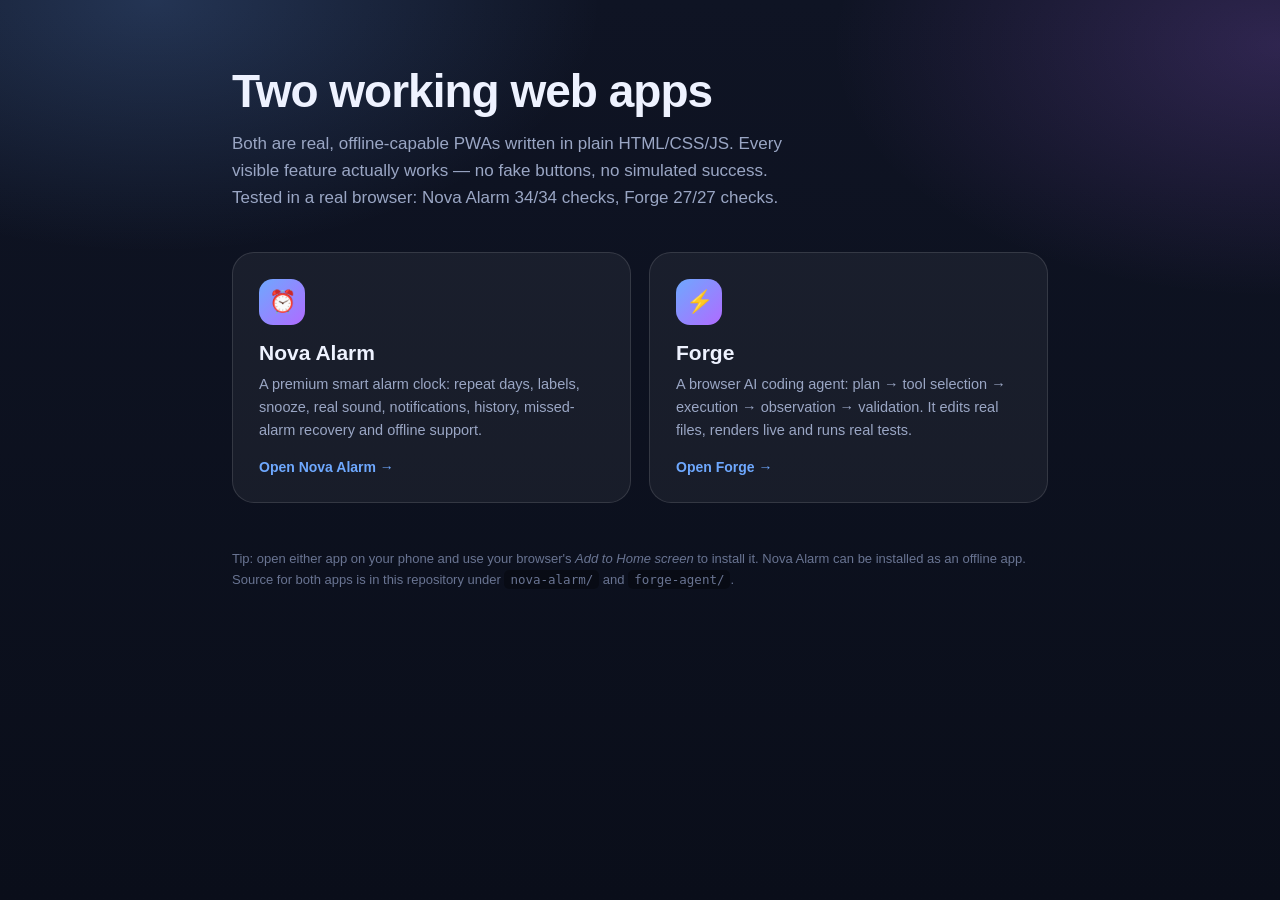
<file: index.html>
<!DOCTYPE html>
<html lang="en">
<head>
<meta charset="UTF-8" />
<meta name="viewport" content="width=device-width, initial-scale=1" />
<title>Nova &amp; Forge — two working web apps</title>
<meta name="description" content="Nova Alarm (smart alarm clock PWA) and Forge (browser AI coding agent). Real, tested, offline-capable." />
<style>
  :root{--bg:#0a0e1a;--fg:#eef2ff;--dim:#9aa6c4;--a:#6ea8fe;--b:#b06bff;--card:rgba(255,255,255,.05);--br:rgba(255,255,255,.12)}
  *{box-sizing:border-box}
  body{margin:0;min-height:100dvh;font-family:-apple-system,BlinkMacSystemFont,"Segoe UI",Roboto,Arial,sans-serif;color:var(--fg);
    background:radial-gradient(50% 40% at 12% 0%,rgba(110,168,254,.22),transparent 70%),radial-gradient(50% 40% at 100% 5%,rgba(176,107,255,.2),transparent 70%),linear-gradient(180deg,#0f1424,#0a0e1a)}
  .wrap{max-width:860px;margin:0 auto;padding:64px 22px 80px}
  h1{font-size:clamp(30px,6vw,46px);margin:0 0 12px;letter-spacing:-1px}
  .lead{color:var(--dim);font-size:17px;line-height:1.6;margin:0 0 40px;max-width:60ch}
  .grid{display:grid;gap:18px;grid-template-columns:1fr}
  @media(min-width:680px){.grid{grid-template-columns:1fr 1fr}}
  a.card{display:block;text-decoration:none;color:inherit;padding:26px;border-radius:22px;background:var(--card);border:1px solid var(--br);transition:transform .18s ease,border-color .2s}
  a.card:hover{transform:translateY(-3px);border-color:rgba(255,255,255,.28)}
  .ico{width:46px;height:46px;border-radius:14px;display:grid;place-items:center;font-size:22px;margin-bottom:16px;background:linear-gradient(135deg,var(--a),var(--b))}
  .name{font-size:21px;font-weight:800;margin:0 0 8px}
  .desc{color:var(--dim);font-size:14.5px;line-height:1.6;margin:0 0 16px}
  .go{font-weight:800;color:var(--a);font-size:14px}
  .foot{margin-top:46px;color:#697492;font-size:13px;line-height:1.6}
  code{font-family:ui-monospace,Menlo,Consolas,monospace;font-size:12.5px;background:rgba(0,0,0,.3);padding:2px 6px;border-radius:5px}
</style>
</head>
<body>
  <div class="wrap">
    <h1>Two working web apps</h1>
    <p class="lead">Both are real, offline-capable PWAs written in plain HTML/CSS/JS. Every visible feature actually works — no fake buttons, no simulated success. Tested in a real browser: Nova Alarm 34/34 checks, Forge 27/27 checks.</p>
    <div class="grid">
      <a class="card" href="./nova-alarm/">
        <div class="ico">&#9200;</div>
        <h2 class="name">Nova Alarm</h2>
        <p class="desc">A premium smart alarm clock: repeat days, labels, snooze, real sound, notifications, history, missed-alarm recovery and offline support.</p>
        <span class="go">Open Nova Alarm &rarr;</span>
      </a>
      <a class="card" href="./forge-agent/">
        <div class="ico">&#9889;</div>
        <h2 class="name">Forge</h2>
        <p class="desc">A browser AI coding agent: plan &rarr; tool selection &rarr; execution &rarr; observation &rarr; validation. It edits real files, renders live and runs real tests.</p>
        <span class="go">Open Forge &rarr;</span>
      </a>
    </div>
    <p class="foot">Tip: open either app on your phone and use your browser's <em>Add to Home screen</em> to install it. Nova Alarm can be installed as an offline app. Source for both apps is in this repository under <code>nova-alarm/</code> and <code>forge-agent/</code>.</p>
  </div>
</body>
</html>
</file>
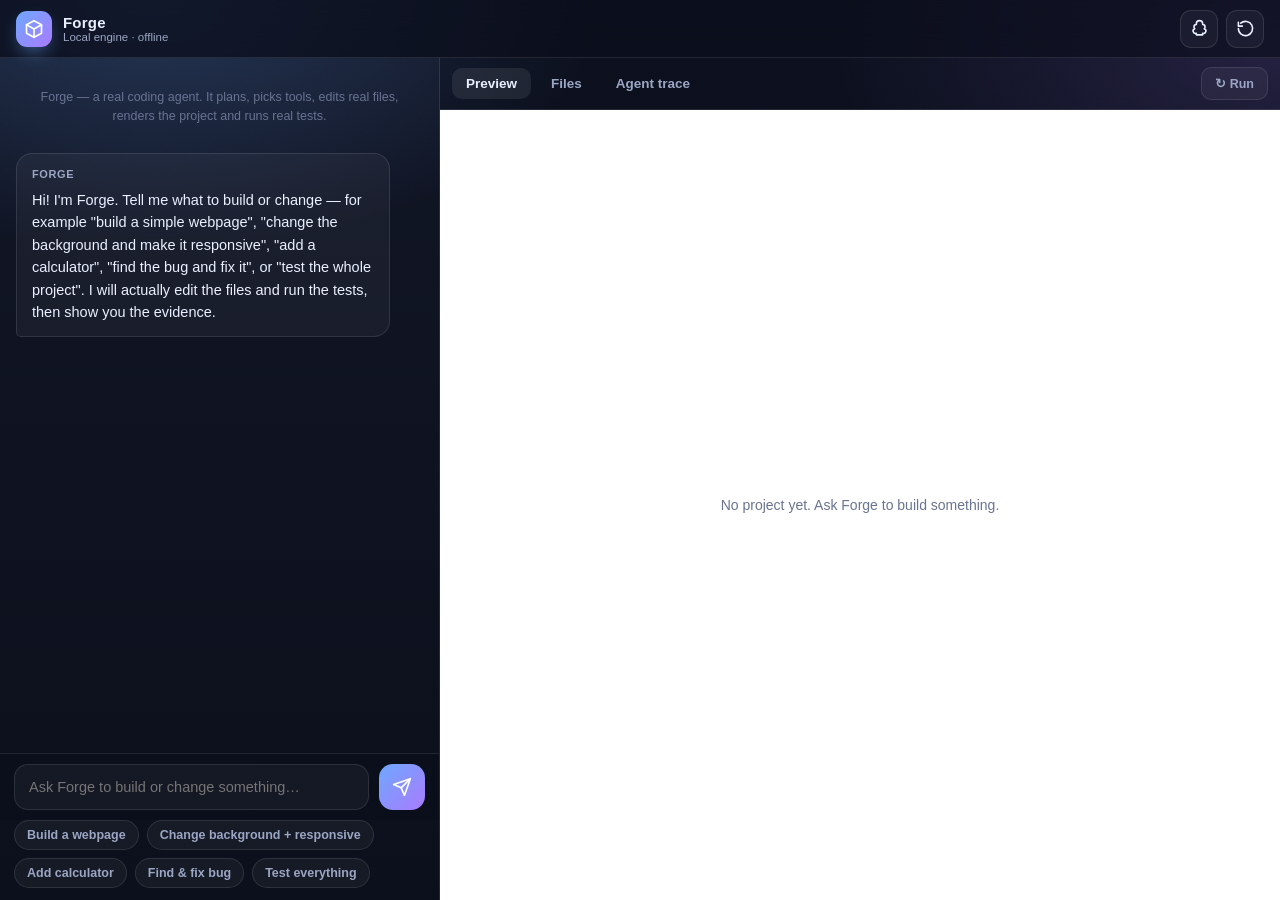
<file: forge-agent/index.html>
<!DOCTYPE html>
<html lang="en" data-theme="dark">
<head>
<meta charset="UTF-8" />
<meta name="viewport" content="width=device-width, initial-scale=1, viewport-fit=cover" />
<meta name="theme-color" content="#0a0e1a" />
<meta name="description" content="Forge — a real browser AI coding agent: plan, pick tools, execute, observe, validate, respond. Edits real files and runs real tests." />
<title>Forge — AI Coding Agent</title>
<link rel="manifest" href="manifest.webmanifest" />
<link rel="icon" href="icon-192.png" />
<link rel="stylesheet" href="styles.css" />
</head>
<body>
<a class="skip-link" href="#composer">Skip to chat</a>
<div class="bg" aria-hidden="true"></div>

<header class="top">
  <div class="brand">
    <div class="mark" aria-hidden="true">
      <svg viewBox="0 0 24 24" width="20" height="20" fill="none" stroke="currentColor" stroke-width="2" stroke-linecap="round" stroke-linejoin="round"><path d="M12 2 3 7v10l9 5 9-5V7z"/><path d="M12 22V12"/><path d="m3 7 9 5 9-5"/></svg>
    </div>
    <div>
      <div class="brand-name">Forge</div>
      <div class="brand-sub" id="brainSub">Local engine · offline</div>
    </div>
  </div>
  <div class="top-actions">
    <button class="icon-btn" id="brainBtn" type="button" title="Choose the agent brain" aria-label="Choose agent brain">
      <svg viewBox="0 0 24 24" width="19" height="19" fill="none" stroke="currentColor" stroke-width="2" stroke-linecap="round" stroke-linejoin="round"><path d="M12 2a4 4 0 0 0-4 4v1a3 3 0 0 0-3 3 3 3 0 0 0 1 2.2A3 3 0 0 0 8 18v2h8v-2a3 3 0 0 0 2-5.8A3 3 0 0 0 19 10a3 3 0 0 0-3-3V6a4 4 0 0 0-4-4z"/></svg>
    </button>
    <button class="icon-btn" id="resetBtn" type="button" title="Reset project and chat" aria-label="Reset project">
      <svg viewBox="0 0 24 24" width="19" height="19" fill="none" stroke="currentColor" stroke-width="2" stroke-linecap="round" stroke-linejoin="round"><path d="M3 12a9 9 0 1 0 3-6.7"/><path d="M3 4v5h5"/></svg>
    </button>
  </div>
</header>

<main class="workspace">
  <div class="mobile-switch" id="mobileSwitch">
    <button data-m="chat" class="active" type="button">Chat</button>
    <button data-m="work" type="button">Workspace</button>
  </div>
  <!-- LEFT: conversation -->
  <section class="pane chat-pane" id="chatPane" aria-label="Agent conversation">
    <div class="chat-scroll" id="chatScroll">
      <div class="messages" id="messages"></div>
    </div>
    <form class="composer" id="composer" autocomplete="off">
      <textarea id="input" rows="1" placeholder="Ask Forge to build or change something…" aria-label="Message the agent"></textarea>
      <button class="send" id="sendBtn" type="submit" aria-label="Send">
        <svg viewBox="0 0 24 24" width="20" height="20" fill="none" stroke="currentColor" stroke-width="2" stroke-linecap="round" stroke-linejoin="round"><path d="M22 2 11 13"/><path d="M22 2 15 22l-4-9-9-4z"/></svg>
      </button>
    </form>
    <div class="quick" id="quick">
      <button class="quick-chip" data-q="Build a simple webpage for me.">Build a webpage</button>
      <button class="quick-chip" data-q="Change the webpage background and make it responsive.">Change background + responsive</button>
      <button class="quick-chip" data-q="Add a calculator feature.">Add calculator</button>
      <button class="quick-chip" data-q="Find the bug and fix it.">Find &amp; fix bug</button>
      <button class="quick-chip" data-q="Test the whole project and tell me what actually works.">Test everything</button>
    </div>
  </section>

  <!-- RIGHT: preview / files / trace -->
  <section class="pane work-pane" id="workPane" aria-label="Agent workspace">
    <div class="work-tabs" role="tablist" aria-label="Workspace views">
      <button class="wtab active" data-view="preview" role="tab" aria-selected="true" type="button">Preview</button>
      <button class="wtab" data-view="files" role="tab" aria-selected="false" type="button">Files</button>
      <button class="wtab" data-view="trace" role="tab" aria-selected="false" type="button">Agent trace</button>
      <button class="ghost-mini" id="runBtn" type="button" title="Re-render the project">↻ Run</button>
    </div>
    <div class="work-body">
      <div class="view" id="view-preview">
        <iframe id="preview" title="Live project preview" sandbox="allow-scripts allow-same-origin allow-forms allow-modals"></iframe>
        <div class="preview-empty" id="previewEmpty">
          <p>No project yet. Ask Forge to build something.</p>
        </div>
      </div>
      <div class="view" id="view-files" hidden>
        <div class="file-tabs" id="fileTabs"></div>
        <pre class="code" id="fileCode"></pre>
      </div>
      <div class="view" id="view-trace" hidden>
        <div class="trace" id="trace"></div>
      </div>
    </div>
  </section>
</main>

<!-- Brain modal -->
<div class="modal-backdrop" id="brainBackdrop" hidden>
  <div class="modal" role="dialog" aria-modal="true" aria-labelledby="brainTitle">
    <div class="modal-head">
      <h2 id="brainTitle">Agent brain</h2>
      <button class="icon-btn" id="brainClose" type="button" aria-label="Close">✕</button>
    </div>
    <div class="modal-body">
      <div class="brain-opt selected" data-brain="local">
        <div class="brain-ico">⚙️</div>
        <div>
          <div class="brain-name">Local engine <span class="tag">offline</span></div>
          <div class="brain-desc">A deterministic planner + real tools that runs entirely in your browser. No key, no network. Handles webpage building, styling, calculator, debugging and testing.</div>
        </div>
      </div>
      <div class="brain-opt" data-brain="llm">
        <div class="brain-ico">✨</div>
        <div>
          <div class="brain-name">LLM <span class="tag">bring your own key</span></div>
          <div class="brain-desc">Connect a real language model to plan arbitrary tasks. Supports Sarvam AI, Google Gemini, OpenAI and Anthropic. The key stays in this browser tab and is never uploaded anywhere except the provider's API.</div>
        </div>
      </div>
      <div class="llm-config" id="llmConfig" hidden>
        <label class="field"><span class="field-label">Provider</span>
          <select id="provider" class="select">
            <option value="sarvam">Sarvam AI (India)</option>
            <option value="gemini">Google Gemini</option>
            <option value="openai">OpenAI</option>
            <option value="anthropic">Anthropic Claude</option>
            <option value="deepseek">DeepSeek</option>
            <option value="kimi">Kimi (Moonshot)</option>
            <option value="groq">Groq</option>
            <option value="mistral">Mistral</option>
            <option value="openrouter">OpenRouter</option>
            <option value="xai">xAI Grok</option>
            <option value="together">Together AI</option>
            <option value="custom">Custom (OpenAI-compatible)</option>
          </select>
        </label>
        <label class="field" id="baseUrlField" hidden><span class="field-label">Base URL (chat/completions endpoint)</span>
          <input type="text" id="baseUrl" placeholder="https://your-endpoint.example.com/v1/chat/completions" />
        </label>
        <label class="field"><span class="field-label">Model</span>
          <input type="text" id="model" value="sarvam-105b" />
        </label>
        <label class="field"><span class="field-label">API key</span>
          <input type="password" id="apiKey" placeholder="Paste your API key (kept in memory only)" />
        </label>
        <p class="hint" id="llmHint"><strong>Browser-friendly:</strong> Sarvam, Groq, OpenRouter, Gemini and Anthropic allow direct calls from a web page. Some providers (OpenAI, DeepSeek, Mistral, xAI, Kimi, Together) block browser calls for security — if that happens you will get a clear message, and you can use <em>Custom</em> with your own proxy URL. Your key is sent only to the provider, never stored on any server.</p>
      </div>
      <div class="modal-foot">
        <button class="ghost-btn" id="brainCancel" type="button">Cancel</button>
        <button class="primary-btn" id="brainSave" type="button">Use this brain</button>
      </div>
    </div>
  </div>
</div>

<div class="toast-wrap" id="toastWrap" aria-live="polite"></div>

<script src="app.js"></script>
</body>
</html>
</file>
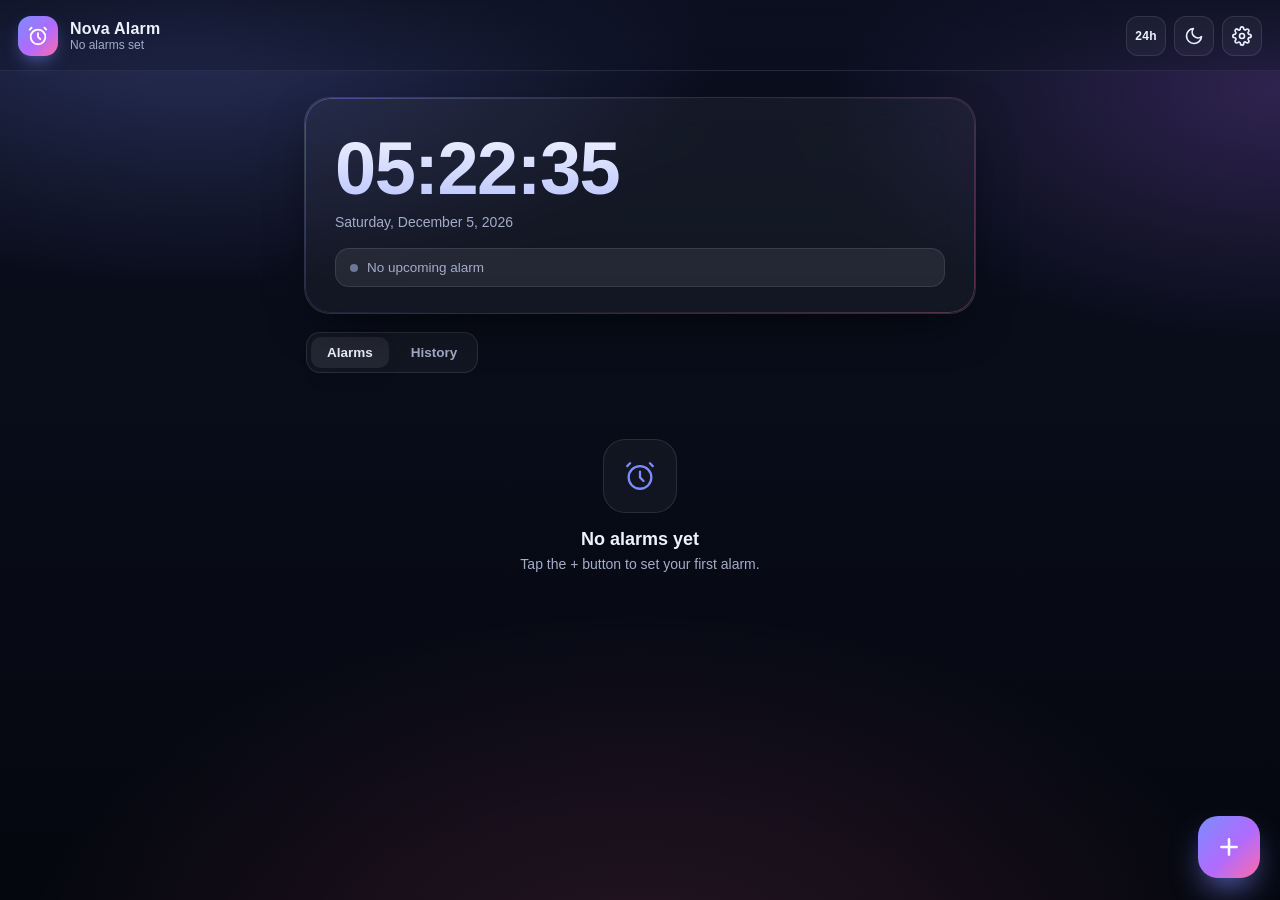
<file: nova-alarm/index.html>
<!DOCTYPE html>
<html lang="en" data-theme="dark">
<head>
<meta charset="UTF-8" />
<meta name="viewport" content="width=device-width, initial-scale=1, viewport-fit=cover" />
<meta name="theme-color" content="#0b1020" />
<meta name="description" content="Nova Alarm — a premium, offline-capable smart alarm clock PWA with repeat days, snooze, history and real sound." />
<title>Nova Alarm — Smart Alarm Clock</title>
<link rel="manifest" href="manifest.webmanifest" />
<link rel="icon" href="icon-192.png" />
<link rel="apple-touch-icon" href="icon-192.png" />
<link rel="stylesheet" href="styles.css" />
</head>
<body>
<a class="skip-link" href="#main">Skip to content</a>

<div class="bg-glow" aria-hidden="true"></div>

<header class="app-header">
  <div class="brand">
    <div class="brand-mark" aria-hidden="true">
      <svg viewBox="0 0 24 24" width="22" height="22" fill="none" stroke="currentColor" stroke-width="2" stroke-linecap="round" stroke-linejoin="round"><circle cx="12" cy="13" r="8"/><path d="M12 9v4l2.5 2.5"/><path d="M5 3 3 5"/><path d="M19 3l2 2"/></svg>
    </div>
    <div class="brand-text">
      <span class="brand-name">Nova Alarm</span>
      <span class="brand-sub" id="nextMini">No alarms set</span>
    </div>
  </div>
  <div class="header-actions">
    <button class="icon-btn" id="formatBtn" type="button" aria-label="Toggle 12 or 24 hour format" title="12 / 24 hour format">24h</button>
    <button class="icon-btn" id="themeBtn" type="button" aria-label="Toggle light and dark theme" title="Theme">
      <svg viewBox="0 0 24 24" width="20" height="20" fill="none" stroke="currentColor" stroke-width="2" stroke-linecap="round" stroke-linejoin="round"><path d="M21 12.8A9 9 0 1 1 11.2 3a7 7 0 0 0 9.8 9.8z"/></svg>
    </button>
    <button class="icon-btn" id="settingsBtn" type="button" aria-label="Open settings" title="Settings">
      <svg viewBox="0 0 24 24" width="20" height="20" fill="none" stroke="currentColor" stroke-width="2" stroke-linecap="round" stroke-linejoin="round"><circle cx="12" cy="12" r="3"/><path d="M19.4 15a1.65 1.65 0 0 0 .33 1.82l.06.06a2 2 0 1 1-2.83 2.83l-.06-.06a1.65 1.65 0 0 0-1.82-.33 1.65 1.65 0 0 0-1 1.51V21a2 2 0 1 1-4 0v-.09A1.65 1.65 0 0 0 9 19.4a1.65 1.65 0 0 0-1.82.33l-.06.06a2 2 0 1 1-2.83-2.83l.06-.06a1.65 1.65 0 0 0 .33-1.82 1.65 1.65 0 0 0-1.51-1H3a2 2 0 1 1 0-4h.09A1.65 1.65 0 0 0 4.6 9a1.65 1.65 0 0 0-.33-1.82l-.06-.06a2 2 0 1 1 2.83-2.83l.06.06a1.65 1.65 0 0 0 1.82.33H9a1.65 1.65 0 0 0 1-1.51V3a2 2 0 1 1 4 0v.09a1.65 1.65 0 0 0 1 1.51 1.65 1.65 0 0 0 1.82-.33l.06-.06a2 2 0 1 1 2.83 2.83l-.06.06a1.65 1.65 0 0 0-.33 1.82V9a1.65 1.65 0 0 0 1.51 1H21a2 2 0 1 1 0 4h-.09a1.65 1.65 0 0 0-1.51 1z"/></svg>
    </button>
  </div>
</header>

<main id="main" class="app-main">

  <section class="clock-card" aria-label="Current time">
    <div class="clock-time" id="clockTime">--:--:--</div>
    <div class="clock-date" id="clockDate">—</div>
    <div class="next-strip">
      <span class="dot" id="nextDot" aria-hidden="true"></span>
      <span id="nextLabel">No upcoming alarm</span>
      <span class="next-count" id="nextCount"></span>
    </div>
  </section>

  <section class="toolbar" aria-label="Alarm list controls">
    <div class="tabs" role="tablist" aria-label="Views">
      <button class="tab active" id="tabAlarms" role="tab" aria-selected="true" type="button">Alarms</button>
      <button class="tab" id="tabHistory" role="tab" aria-selected="false" type="button">History</button>
    </div>
    <button class="ghost-btn" id="clearHistoryBtn" type="button" hidden>Clear</button>
  </section>

  <section id="alarmsView" aria-label="Your alarms">
    <div id="alarmList" class="alarm-list"></div>
    <div id="emptyState" class="empty-state" hidden>
      <div class="empty-icon" aria-hidden="true">
        <svg viewBox="0 0 24 24" width="34" height="34" fill="none" stroke="currentColor" stroke-width="1.6" stroke-linecap="round" stroke-linejoin="round"><circle cx="12" cy="13" r="8"/><path d="M12 9v4l2.5 2.5"/><path d="M5 3 3 5"/><path d="M19 3l2 2"/></svg>
      </div>
      <h2>No alarms yet</h2>
      <p>Tap the + button to set your first alarm.</p>
    </div>
  </section>

  <section id="historyView" hidden aria-label="Alarm history">
    <div id="historyList" class="history-list"></div>
    <div id="historyEmpty" class="empty-state" hidden>
      <div class="empty-icon" aria-hidden="true">
        <svg viewBox="0 0 24 24" width="34" height="34" fill="none" stroke="currentColor" stroke-width="1.6" stroke-linecap="round" stroke-linejoin="round"><path d="M3 12a9 9 0 1 0 3-6.7"/><path d="M3 4v5h5"/><path d="M12 8v4l3 2"/></svg>
      </div>
      <h2>No history</h2>
      <p>Fired, snoozed and missed alarms will appear here.</p>
    </div>
  </section>

  <div class="bottom-spacer"></div>
</main>

<button class="fab" id="addBtn" type="button" aria-label="Add alarm">
  <svg viewBox="0 0 24 24" width="26" height="26" fill="none" stroke="currentColor" stroke-width="2.4" stroke-linecap="round"><path d="M12 5v14M5 12h14"/></svg>
</button>

<!-- Add / Edit alarm modal -->
<div class="modal-backdrop" id="editorBackdrop" hidden>
  <div class="modal" role="dialog" aria-modal="true" aria-labelledby="editorTitle" id="editorModal">
    <div class="modal-head">
      <h2 id="editorTitle">New alarm</h2>
      <button class="icon-btn" id="editorClose" type="button" aria-label="Close">
        <svg viewBox="0 0 24 24" width="20" height="20" fill="none" stroke="currentColor" stroke-width="2" stroke-linecap="round"><path d="M18 6 6 18M6 6l12 12"/></svg>
      </button>
    </div>

    <div class="modal-body">
      <div class="time-display" id="timeDisplay">07:30</div>
      <div class="time-steppers">
        <div class="stepper">
          <button type="button" class="step-btn" data-step="hour" data-dir="1" aria-label="Increase hour">▲</button>
          <input type="number" id="hourInput" min="0" max="23" inputmode="numeric" aria-label="Hour" />
          <button type="button" class="step-btn" data-step="hour" data-dir="-1" aria-label="Decrease hour">▼</button>
        </div>
        <div class="colon">:</div>
        <div class="stepper">
          <button type="button" class="step-btn" data-step="minute" data-dir="1" aria-label="Increase minute">▲</button>
          <input type="number" id="minuteInput" min="0" max="59" inputmode="numeric" aria-label="Minute" />
          <button type="button" class="step-btn" data-step="minute" data-dir="-1" aria-label="Decrease minute">▼</button>
        </div>
        <div class="meridiem" id="meridiem" hidden>
          <button type="button" class="mer-btn active" data-mer="AM">AM</button>
          <button type="button" class="mer-btn" data-mer="PM">PM</button>
        </div>
      </div>
      <input type="time" id="nativeTime" class="visually-hidden" aria-hidden="true" tabindex="-1" />

      <label class="field">
        <span class="field-label">Label</span>
        <input type="text" id="labelInput" maxlength="40" placeholder="e.g. Wake up, Gym, Medicine" />
      </label>

      <div class="field">
        <span class="field-label">Repeat</span>
        <div class="days" id="daysRow" role="group" aria-label="Repeat days">
          <button type="button" class="day" data-day="1">M</button>
          <button type="button" class="day" data-day="2">T</button>
          <button type="button" class="day" data-day="3">W</button>
          <button type="button" class="day" data-day="4">T</button>
          <button type="button" class="day" data-day="5">F</button>
          <button type="button" class="day" data-day="6">S</button>
          <button type="button" class="day" data-day="0">S</button>
        </div>
        <button type="button" class="link-btn" id="onceBtn">One-time (clear days)</button>
      </div>

      <div class="field">
        <span class="field-label">Sound</span>
        <div class="sound-row" id="soundRow" role="group" aria-label="Alarm sound">
          <button type="button" class="chip active" data-sound="beep">Beep</button>
          <button type="button" class="chip" data-sound="chime">Chime</button>
          <button type="button" class="chip" data-sound="gentle">Gentle</button>
          <button type="button" class="chip ghost" id="previewSound" type="button">▶ Preview</button>
        </div>
      </div>

      <div class="error-msg" id="editorError" hidden role="alert"></div>
    </div>

    <div class="modal-foot">
      <button class="danger-btn" id="editorDelete" type="button" hidden>Delete</button>
      <div class="foot-right">
        <button class="ghost-btn" id="editorCancel" type="button">Cancel</button>
        <button class="primary-btn" id="editorSave" type="button">Save alarm</button>
      </div>
    </div>
  </div>
</div>

<!-- Ringing overlay -->
<div class="ringing" id="ringing" hidden role="alertdialog" aria-modal="true" aria-labelledby="ringLabel">
  <div class="ring-pulse" aria-hidden="true"></div>
  <div class="ring-content">
    <div class="ring-badge" id="ringBadge">Alarm</div>
    <div class="ring-label" id="ringLabel">Alarm</div>
    <div class="ring-time" id="ringTime">07:30</div>
    <div class="ring-note" id="ringNote"></div>
    <div class="ring-actions">
      <button class="snooze-btn" id="snoozeBtn" type="button">Snooze <span id="snoozeMin">5</span> min</button>
      <button class="dismiss-btn" id="dismissBtn" type="button">Dismiss</button>
    </div>
    <p class="ring-hint">Press <kbd>Esc</kbd> to dismiss · <kbd>S</kbd> to snooze</p>
  </div>
</div>

<!-- Settings modal -->
<div class="modal-backdrop" id="settingsBackdrop" hidden>
  <div class="modal" role="dialog" aria-modal="true" aria-labelledby="settingsTitle">
    <div class="modal-head">
      <h2 id="settingsTitle">Settings</h2>
      <button class="icon-btn" id="settingsClose" type="button" aria-label="Close">
        <svg viewBox="0 0 24 24" width="20" height="20" fill="none" stroke="currentColor" stroke-width="2" stroke-linecap="round"><path d="M18 6 6 18M6 6l12 12"/></svg>
      </button>
    </div>
    <div class="modal-body">
      <div class="setting-row">
        <div>
          <div class="setting-title">Snooze length</div>
          <div class="setting-sub">How long snooze postpones an alarm</div>
        </div>
        <select id="snoozeSelect" class="select">
          <option value="5">5 min</option>
          <option value="9">9 min</option>
          <option value="10">10 min</option>
          <option value="15">15 min</option>
        </select>
      </div>
      <div class="setting-row">
        <div>
          <div class="setting-title">Alarm sound</div>
          <div class="setting-sub">Play sound when an alarm rings</div>
        </div>
        <label class="switch"><input type="checkbox" id="soundToggle" checked /><span class="slider"></span></label>
      </div>
      <div class="setting-row">
        <div>
          <div class="setting-title">Vibration</div>
          <div class="setting-sub">Vibrate on supported devices</div>
        </div>
        <label class="switch"><input type="checkbox" id="vibrateToggle" checked /><span class="slider"></span></label>
      </div>
      <div class="setting-row">
        <div>
          <div class="setting-title">Notifications</div>
          <div class="setting-sub" id="notifSub">Show a system notification when an alarm rings</div>
        </div>
        <button class="ghost-btn" id="notifBtn" type="button">Enable</button>
      </div>
      <div class="setting-row">
        <div>
          <div class="setting-title">Keep screen awake</div>
          <div class="setting-sub">Prevent screen sleep while this app is open</div>
        </div>
        <label class="switch"><input type="checkbox" id="wakeToggle" /><span class="slider"></span></label>
      </div>
      <div class="about-box">
        <div class="setting-title">Nova Alarm</div>
        <p>Works offline. Your alarms are stored only on this device. Browsers cannot ring an alarm while the app is fully closed — keep this tab open (or installed) for the alarm to fire. Missed alarms are recorded when you return.</p>
        <p class="muted" id="versionLine"></p>
      </div>
    </div>
  </div>
</div>

<div class="toast-wrap" id="toastWrap" aria-live="polite" aria-atomic="true"></div>

<script src="app.js"></script>
</body>
</html>
</file>
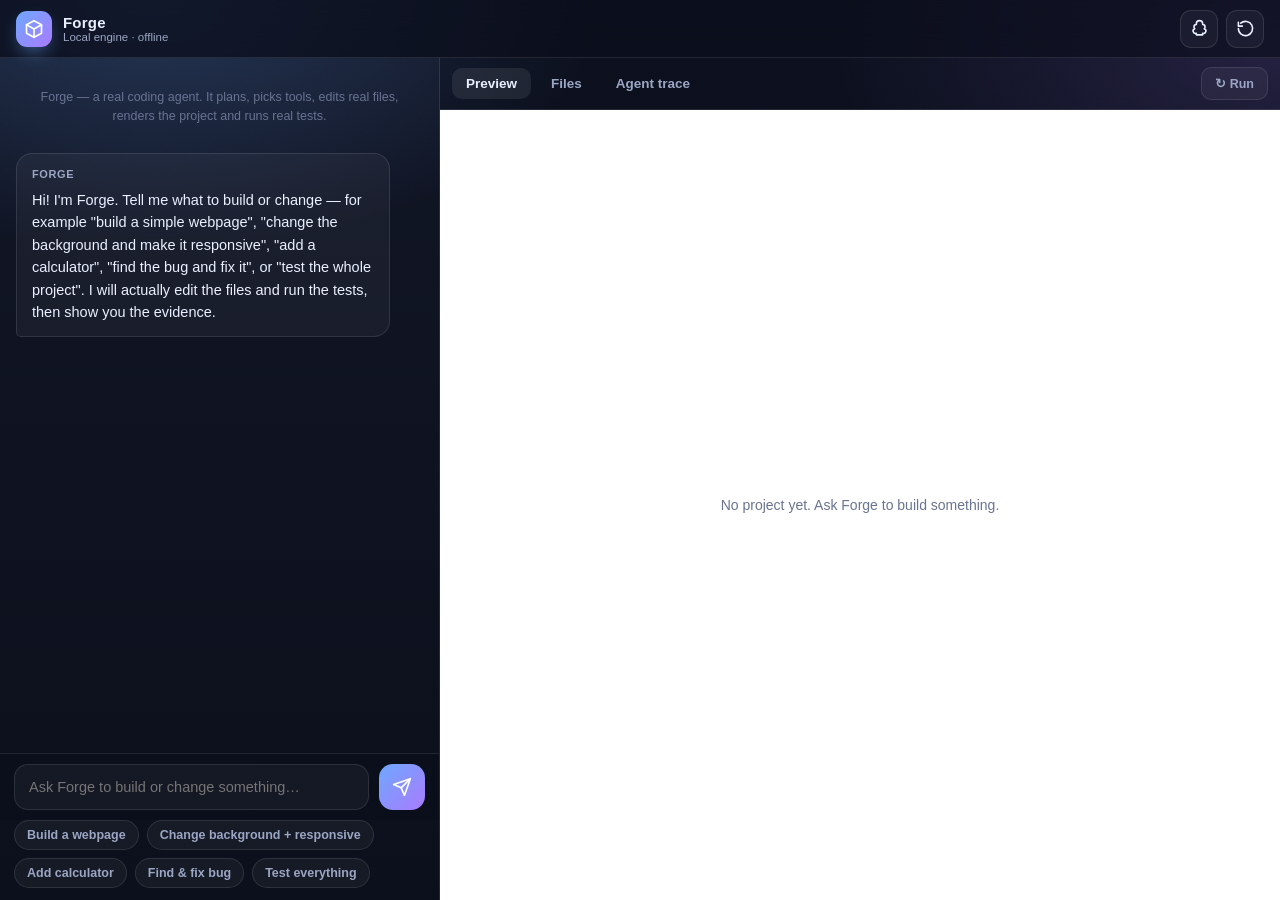
<file: forge.html>
<!DOCTYPE html>
<html lang="en" data-theme="dark">
<head>
<meta charset="UTF-8" />
<meta name="viewport" content="width=device-width, initial-scale=1, viewport-fit=cover" />
<meta name="theme-color" content="#0a0e1a" />
<meta name="description" content="Forge — a real browser AI coding agent: plan, pick tools, execute, observe, validate, respond. Edits real files and runs real tests." />
<title>Forge — AI Coding Agent</title>
<style>
:root{
  --bg:#0a0e1a; --bg2:#0f1424; --surface:rgba(255,255,255,.045); --surface2:rgba(255,255,255,.08);
  --solid:#121829; --border:rgba(255,255,255,.10); --border2:rgba(255,255,255,.18);
  --text:#eaf0ff; --dim:#9aa6c4; --mute:#697492;
  --accent:#6ea8fe; --accent2:#a97bff; --ok:#3ddc97; --warn:#ffb547; --err:#ff6b7d;
  --grad:linear-gradient(135deg,#6ea8fe,#a97bff);
  --font:-apple-system,BlinkMacSystemFont,"Segoe UI",Roboto,"Helvetica Neue",Arial,"Noto Sans",sans-serif;
  --mono:"SF Mono",ui-monospace,Menlo,Consolas,"Liberation Mono",monospace;
  --r:18px; --ease:cubic-bezier(.22,.61,.36,1);
}
*{box-sizing:border-box}
[hidden]{display:none !important}
html,body{height:100%;margin:0}
body{font-family:var(--font);background:var(--bg);color:var(--text);-webkit-font-smoothing:antialiased;overflow:hidden}
.bg{position:fixed;inset:0;z-index:-1;background:
  radial-gradient(50% 40% at 12% 0%,rgba(110,168,254,.22),transparent 70%),
  radial-gradient(50% 40% at 100% 5%,rgba(169,123,255,.18),transparent 70%),
  linear-gradient(180deg,var(--bg2),var(--bg))}
.skip-link{position:absolute;left:-999px;top:8px;background:#fff;color:#000;padding:10px 16px;border-radius:10px;z-index:100}
.skip-link:focus{left:8px}

/* header */
.top{height:58px;display:flex;align-items:center;justify-content:space-between;padding:0 16px;
  border-bottom:1px solid var(--border);background:rgba(10,14,26,.7);backdrop-filter:blur(14px);-webkit-backdrop-filter:blur(14px)}
.brand{display:flex;align-items:center;gap:11px}
.mark{width:36px;height:36px;border-radius:11px;display:grid;place-items:center;color:#fff;background:var(--grad);box-shadow:0 8px 20px -8px rgba(110,168,254,.9)}
.brand-name{font-weight:800;font-size:15px;letter-spacing:.2px}
.brand-sub{font-size:11.5px;color:var(--dim)}
.top-actions{display:flex;gap:8px}
.icon-btn{width:38px;height:38px;border-radius:11px;display:grid;place-items:center;background:var(--surface);border:1px solid var(--border);color:var(--text);cursor:pointer;transition:background .2s,transform .15s}
.icon-btn:hover{background:var(--surface2)}
.icon-btn:active{transform:scale(.93)}

/* workspace */
.workspace{display:grid;grid-template-columns:minmax(340px,440px) 1fr;height:calc(100% - 58px)}
.pane{min-width:0;min-height:0}
.chat-pane{display:flex;flex-direction:column;border-right:1px solid var(--border);background:rgba(255,255,255,.012)}
.work-pane{display:flex;flex-direction:column;background:rgba(0,0,0,.12)}

/* chat */
.chat-scroll{flex:1;overflow-y:auto;padding:18px 16px 8px}
.messages{display:flex;flex-direction:column;gap:14px}
.msg{max-width:92%;padding:12px 15px;border-radius:16px;font-size:14.5px;line-height:1.55;white-space:pre-wrap;word-wrap:break-word}
.msg.user{align-self:flex-end;background:var(--grad);color:#fff;border-bottom-right-radius:5px}
.msg.agent{align-self:flex-start;background:var(--surface);border:1px solid var(--border);border-bottom-left-radius:5px}
.msg.sys{align-self:center;background:transparent;color:var(--mute);font-size:12.5px;text-align:center;max-width:100%}
.msg .m-role{font-size:11px;font-weight:800;letter-spacing:.6px;text-transform:uppercase;color:var(--dim);margin-bottom:6px}
.msg.user .m-role{color:rgba(255,255,255,.8)}
.msg code{font-family:var(--mono);font-size:12.5px;background:rgba(0,0,0,.28);padding:1px 5px;border-radius:5px}
.steps{margin:8px 0 0;padding:0;list-style:none;display:flex;flex-direction:column;gap:6px}
.step{display:flex;align-items:flex-start;gap:8px;font-size:13px;color:var(--dim)}
.step .sdot{width:16px;height:16px;flex:0 0 16px;border-radius:50%;display:grid;place-items:center;font-size:10px;margin-top:1px}
.step.done .sdot{background:rgba(61,220,151,.18);color:var(--ok)}
.step.run .sdot{background:rgba(110,168,254,.2);color:var(--accent);animation:spin 1s linear infinite}
.step.fail .sdot{background:rgba(255,107,125,.2);color:var(--err)}
@keyframes spin{to{transform:rotate(360deg)}}

/* composer */
.composer{display:flex;gap:10px;padding:10px 14px;border-top:1px solid var(--border);align-items:flex-end;background:rgba(10,14,26,.5)}
.composer textarea{flex:1;resize:none;max-height:130px;padding:12px 14px;border-radius:14px;background:var(--surface);border:1px solid var(--border);color:var(--text);font-family:inherit;font-size:14.5px;line-height:1.4;outline:none;transition:border-color .2s,box-shadow .2s}
.composer textarea:focus{border-color:var(--accent);box-shadow:0 0 0 3px rgba(110,168,254,.2)}
.send{width:46px;height:46px;flex:0 0 46px;border-radius:14px;border:0;cursor:pointer;color:#fff;background:var(--grad);display:grid;place-items:center;transition:transform .15s,filter .2s}
.send:hover{filter:brightness(1.08)}
.send:active{transform:scale(.94)}
.send:disabled{opacity:.5;cursor:not-allowed}
.quick{display:flex;gap:8px;padding:0 14px 12px;flex-wrap:wrap}
.quick-chip{padding:7px 12px;border-radius:999px;border:1px solid var(--border);background:var(--surface);color:var(--dim);font-family:inherit;font-size:12.5px;font-weight:600;cursor:pointer;transition:background .2s,color .2s}
.quick-chip:hover{background:var(--surface2);color:var(--text)}

/* work tabs */
.work-tabs{display:flex;align-items:center;gap:6px;padding:9px 12px;border-bottom:1px solid var(--border)}
.wtab{padding:8px 14px;border-radius:10px;border:0;background:transparent;color:var(--dim);font-family:inherit;font-size:13.5px;font-weight:600;cursor:pointer;transition:background .2s,color .2s}
.wtab.active{background:var(--surface2);color:var(--text)}
.ghost-mini{margin-left:auto;padding:8px 13px;border-radius:10px;border:1px solid var(--border);background:var(--surface);color:var(--dim);font-family:inherit;font-size:12.5px;font-weight:700;cursor:pointer}
.ghost-mini:hover{background:var(--surface2);color:var(--text)}
.work-body{flex:1;position:relative;min-height:0}
.view{position:absolute;inset:0;overflow:auto}
#preview{width:100%;height:100%;border:0;background:#fff;display:block}
.preview-empty{position:absolute;inset:0;display:grid;place-items:center;color:var(--mute);font-size:14px;text-align:center;padding:20px}

.file-tabs{display:flex;gap:6px;padding:10px 12px 0;flex-wrap:wrap}
.file-tab{padding:6px 12px;border-radius:9px;border:1px solid var(--border);background:var(--surface);color:var(--dim);font-family:var(--mono);font-size:12px;cursor:pointer}
.file-tab.active{background:var(--surface2);color:var(--text);border-color:var(--border2)}
.code{margin:0;padding:14px 16px;font-family:var(--mono);font-size:12.5px;line-height:1.6;color:#cdd7f0;white-space:pre;overflow:auto;min-height:100%}

/* trace */
.trace{padding:12px 14px;display:flex;flex-direction:column;gap:8px}
.trace-item{border:1px solid var(--border);border-radius:12px;padding:11px 13px;background:var(--surface)}
.trace-item .t-head{display:flex;align-items:center;gap:8px;font-size:12px;font-weight:800;letter-spacing:.5px;text-transform:uppercase;color:var(--dim)}
.trace-item .t-badge{width:8px;height:8px;border-radius:50%;background:var(--accent)}
.trace-item.done .t-badge{background:var(--ok)}
.trace-item.fail .t-badge{background:var(--err)}
.trace-item .t-body{margin-top:6px;font-size:13px;color:var(--text);line-height:1.5;white-space:pre-wrap;font-family:var(--mono);word-break:break-word}
.trace-empty{color:var(--mute);font-size:13.5px;padding:20px;text-align:center}

/* modal */
.modal-backdrop{position:fixed;inset:0;z-index:60;display:flex;align-items:flex-end;justify-content:center;background:rgba(3,6,14,.66);backdrop-filter:blur(6px);-webkit-backdrop-filter:blur(6px);animation:fade .2s}
@media(min-width:640px){.modal-backdrop{align-items:center;padding:24px}}
@keyframes fade{from{opacity:0}to{opacity:1}}
.modal{width:100%;max-width:560px;max-height:92dvh;overflow:auto;background:var(--solid);border:1px solid var(--border2);border-radius:26px 26px 0 0;box-shadow:0 24px 60px -20px rgba(0,0,0,.8);animation:up .3s var(--ease)}
@media(min-width:640px){.modal{border-radius:22px}}
@keyframes up{from{transform:translateY(24px);opacity:.4}to{transform:none;opacity:1}}
.modal-head{display:flex;align-items:center;justify-content:space-between;padding:20px 22px 6px}
.modal-head h2{margin:0;font-size:19px}
.modal-body{padding:8px 22px 20px}
.modal-foot{display:flex;gap:10px;justify-content:flex-end;padding:14px 0 4px}
.brain-opt{display:flex;gap:14px;padding:16px;border-radius:16px;border:1px solid var(--border);background:var(--surface);cursor:pointer;margin-bottom:10px;transition:border-color .2s,background .2s}
.brain-opt:hover{background:var(--surface2)}
.brain-opt.selected{border-color:var(--accent);box-shadow:0 0 0 2px rgba(110,168,254,.2)}
.brain-ico{font-size:22px}
.brain-name{font-weight:800;font-size:15px;display:flex;align-items:center;gap:8px}
.brain-desc{font-size:13px;color:var(--dim);margin-top:4px;line-height:1.5}
.tag{font-size:10.5px;font-weight:800;letter-spacing:.5px;text-transform:uppercase;padding:2px 8px;border-radius:999px;background:var(--surface2);color:var(--dim);border:1px solid var(--border)}
.llm-config{margin-top:6px;padding:16px;border-radius:16px;background:var(--surface);border:1px solid var(--border)}
.field{display:block;margin-bottom:14px}
.field-label{display:block;font-size:12px;font-weight:700;color:var(--dim);margin-bottom:7px;text-transform:uppercase;letter-spacing:.3px}
.field input,.select{width:100%;padding:12px 14px;border-radius:12px;background:var(--bg2);border:1px solid var(--border);color:var(--text);font-family:inherit;font-size:14px;outline:none}
.field input:focus,.select:focus{border-color:var(--accent);box-shadow:0 0 0 3px rgba(110,168,254,.2)}
.hint{font-size:12px;color:var(--mute);line-height:1.5;margin:4px 0 0}
.primary-btn{padding:12px 20px;border-radius:12px;border:0;cursor:pointer;color:#fff;font-family:inherit;font-weight:700;font-size:14px;background:var(--grad);box-shadow:0 12px 26px -12px rgba(110,168,254,.9)}
.primary-btn:hover{filter:brightness(1.07)}
.ghost-btn{padding:12px 18px;border-radius:12px;cursor:pointer;color:var(--dim);font-family:inherit;font-weight:600;font-size:14px;background:var(--surface);border:1px solid var(--border)}
.ghost-btn:hover{background:var(--surface2);color:var(--text)}

/* toast */
.toast-wrap{position:fixed;left:50%;transform:translateX(-50%);bottom:18px;z-index:90;display:flex;flex-direction:column;gap:8px;width:min(92vw,420px);pointer-events:none}
.toast{pointer-events:auto;padding:12px 15px;border-radius:14px;background:var(--solid);border:1px solid var(--border2);box-shadow:0 16px 40px -16px rgba(0,0,0,.7);font-size:13.5px;font-weight:600;animation:up .25s var(--ease)}
.toast.err{border-color:rgba(255,107,125,.5)}
.toast.ok{border-color:rgba(61,220,151,.5)}

/* responsive: stack on small screens */
.mobile-switch{display:none;gap:6px;padding:8px 12px;height:47px;align-items:center;border-bottom:1px solid var(--border)}
@media(max-width:860px){
  body{overflow:auto}
  .workspace{display:block;height:auto}
  .chat-pane{height:calc(100dvh - 105px);border-right:0;border-bottom:1px solid var(--border)}
  .work-pane{height:calc(100dvh - 105px)}
  .pane.mobile-hidden{display:none}
  .mobile-switch{display:flex}
}
.mobile-switch button{flex:1;padding:9px;border-radius:10px;border:1px solid var(--border);background:var(--surface);color:var(--dim);font-family:inherit;font-weight:700;font-size:13px;cursor:pointer}
.mobile-switch button.active{background:var(--surface2);color:var(--text)}
@media (prefers-reduced-motion:reduce){*{animation-duration:.001ms !important;transition-duration:.001ms !important}}

</style>
</head>
<body>
<a class="skip-link" href="#composer">Skip to chat</a>
<div class="bg" aria-hidden="true"></div>

<header class="top">
  <div class="brand">
    <div class="mark" aria-hidden="true">
      <svg viewBox="0 0 24 24" width="20" height="20" fill="none" stroke="currentColor" stroke-width="2" stroke-linecap="round" stroke-linejoin="round"><path d="M12 2 3 7v10l9 5 9-5V7z"/><path d="M12 22V12"/><path d="m3 7 9 5 9-5"/></svg>
    </div>
    <div>
      <div class="brand-name">Forge</div>
      <div class="brand-sub" id="brainSub">Local engine · offline</div>
    </div>
  </div>
  <div class="top-actions">
    <button class="icon-btn" id="brainBtn" type="button" title="Choose the agent brain" aria-label="Choose agent brain">
      <svg viewBox="0 0 24 24" width="19" height="19" fill="none" stroke="currentColor" stroke-width="2" stroke-linecap="round" stroke-linejoin="round"><path d="M12 2a4 4 0 0 0-4 4v1a3 3 0 0 0-3 3 3 3 0 0 0 1 2.2A3 3 0 0 0 8 18v2h8v-2a3 3 0 0 0 2-5.8A3 3 0 0 0 19 10a3 3 0 0 0-3-3V6a4 4 0 0 0-4-4z"/></svg>
    </button>
    <button class="icon-btn" id="resetBtn" type="button" title="Reset project and chat" aria-label="Reset project">
      <svg viewBox="0 0 24 24" width="19" height="19" fill="none" stroke="currentColor" stroke-width="2" stroke-linecap="round" stroke-linejoin="round"><path d="M3 12a9 9 0 1 0 3-6.7"/><path d="M3 4v5h5"/></svg>
    </button>
  </div>
</header>

<main class="workspace">
  <div class="mobile-switch" id="mobileSwitch">
    <button data-m="chat" class="active" type="button">Chat</button>
    <button data-m="work" type="button">Workspace</button>
  </div>
  <!-- LEFT: conversation -->
  <section class="pane chat-pane" id="chatPane" aria-label="Agent conversation">
    <div class="chat-scroll" id="chatScroll">
      <div class="messages" id="messages"></div>
    </div>
    <form class="composer" id="composer" autocomplete="off">
      <textarea id="input" rows="1" placeholder="Ask Forge to build or change something…" aria-label="Message the agent"></textarea>
      <button class="send" id="sendBtn" type="submit" aria-label="Send">
        <svg viewBox="0 0 24 24" width="20" height="20" fill="none" stroke="currentColor" stroke-width="2" stroke-linecap="round" stroke-linejoin="round"><path d="M22 2 11 13"/><path d="M22 2 15 22l-4-9-9-4z"/></svg>
      </button>
    </form>
    <div class="quick" id="quick">
      <button class="quick-chip" data-q="Build a simple webpage for me.">Build a webpage</button>
      <button class="quick-chip" data-q="Change the webpage background and make it responsive.">Change background + responsive</button>
      <button class="quick-chip" data-q="Add a calculator feature.">Add calculator</button>
      <button class="quick-chip" data-q="Find the bug and fix it.">Find &amp; fix bug</button>
      <button class="quick-chip" data-q="Test the whole project and tell me what actually works.">Test everything</button>
    </div>
  </section>

  <!-- RIGHT: preview / files / trace -->
  <section class="pane work-pane" id="workPane" aria-label="Agent workspace">
    <div class="work-tabs" role="tablist" aria-label="Workspace views">
      <button class="wtab active" data-view="preview" role="tab" aria-selected="true" type="button">Preview</button>
      <button class="wtab" data-view="files" role="tab" aria-selected="false" type="button">Files</button>
      <button class="wtab" data-view="trace" role="tab" aria-selected="false" type="button">Agent trace</button>
      <button class="ghost-mini" id="runBtn" type="button" title="Re-render the project">↻ Run</button>
    </div>
    <div class="work-body">
      <div class="view" id="view-preview">
        <iframe id="preview" title="Live project preview" sandbox="allow-scripts allow-same-origin allow-forms allow-modals"></iframe>
        <div class="preview-empty" id="previewEmpty">
          <p>No project yet. Ask Forge to build something.</p>
        </div>
      </div>
      <div class="view" id="view-files" hidden>
        <div class="file-tabs" id="fileTabs"></div>
        <pre class="code" id="fileCode"></pre>
      </div>
      <div class="view" id="view-trace" hidden>
        <div class="trace" id="trace"></div>
      </div>
    </div>
  </section>
</main>

<!-- Brain modal -->
<div class="modal-backdrop" id="brainBackdrop" hidden>
  <div class="modal" role="dialog" aria-modal="true" aria-labelledby="brainTitle">
    <div class="modal-head">
      <h2 id="brainTitle">Agent brain</h2>
      <button class="icon-btn" id="brainClose" type="button" aria-label="Close">✕</button>
    </div>
    <div class="modal-body">
      <div class="brain-opt selected" data-brain="local">
        <div class="brain-ico">⚙️</div>
        <div>
          <div class="brain-name">Local engine <span class="tag">offline</span></div>
          <div class="brain-desc">A deterministic planner + real tools that runs entirely in your browser. No key, no network. Handles webpage building, styling, calculator, debugging and testing.</div>
        </div>
      </div>
      <div class="brain-opt" data-brain="llm">
        <div class="brain-ico">✨</div>
        <div>
          <div class="brain-name">LLM <span class="tag">bring your own key</span></div>
          <div class="brain-desc">Connect a real language model to plan arbitrary tasks. Supports Sarvam AI, Google Gemini, OpenAI and Anthropic. The key stays in this browser tab and is never uploaded anywhere except the provider's API.</div>
        </div>
      </div>
      <div class="llm-config" id="llmConfig" hidden>
        <label class="field"><span class="field-label">Provider</span>
          <select id="provider" class="select">
            <option value="sarvam">Sarvam AI (India)</option>
            <option value="gemini">Google Gemini</option>
            <option value="openai">OpenAI</option>
            <option value="anthropic">Anthropic Claude</option>
            <option value="deepseek">DeepSeek</option>
            <option value="kimi">Kimi (Moonshot)</option>
            <option value="groq">Groq</option>
            <option value="mistral">Mistral</option>
            <option value="openrouter">OpenRouter</option>
            <option value="xai">xAI Grok</option>
            <option value="together">Together AI</option>
            <option value="custom">Custom (OpenAI-compatible)</option>
          </select>
        </label>
        <label class="field" id="baseUrlField" hidden><span class="field-label">Base URL (chat/completions endpoint)</span>
          <input type="text" id="baseUrl" placeholder="https://your-endpoint.example.com/v1/chat/completions" />
        </label>
        <label class="field"><span class="field-label">Model</span>
          <input type="text" id="model" value="sarvam-105b" />
        </label>
        <label class="field"><span class="field-label">API key</span>
          <input type="password" id="apiKey" placeholder="Paste your API key (kept in memory only)" />
        </label>
        <p class="hint" id="llmHint"><strong>Browser-friendly:</strong> Sarvam, Groq, OpenRouter, Gemini and Anthropic allow direct calls from a web page. Some providers (OpenAI, DeepSeek, Mistral, xAI, Kimi, Together) block browser calls for security — if that happens you will get a clear message, and you can use <em>Custom</em> with your own proxy URL. Your key is sent only to the provider, never stored on any server.</p>
      </div>
      <div class="modal-foot">
        <button class="ghost-btn" id="brainCancel" type="button">Cancel</button>
        <button class="primary-btn" id="brainSave" type="button">Use this brain</button>
      </div>
    </div>
  </div>
</div>

<div class="toast-wrap" id="toastWrap" aria-live="polite"></div>

<script>
/* ============================================================
   FORGE — a browser AI coding agent
   Real architecture: User → Agent → Planner → Tool Selection →
   Execution → Observation → Validation → Response.

   Two brains:
   - "local": a deterministic planner that drives REAL tools
     (file edits, live render, DOM inspection, test execution).
   - "llm": a real language-model call via the user's own API key,
     driving the same tools.

   Tools really execute: files are edited, the project is rendered
   in a live iframe, tests click real buttons and read real output.
   ============================================================ */
(function () {
  'use strict';
  const $ = (id) => document.getElementById(id);
  const sleep = (ms) => new Promise((r) => setTimeout(r, ms));

  /* ================= state ================= */
  let project = { files: {}, exists: false };
  let trace = [];
  let messages = [];
  let busy = false;
  const MODEL_DEFAULTS = {
    sarvam: 'sarvam-105b', gemini: 'gemini-2.0-flash', openai: 'gpt-4o-mini', anthropic: 'claude-3-5-sonnet-latest',
    deepseek: 'deepseek-chat', kimi: 'moonshot-v1-8k', groq: 'llama-3.3-70b-versatile', mistral: 'mistral-large-latest',
    openrouter: 'openai/gpt-4o-mini', xai: 'grok-2-latest', together: 'meta-llama/Llama-3.3-70B-Instruct-Turbo', custom: ''
  };
  let config = { brain: 'local', provider: 'sarvam', model: MODEL_DEFAULTS.sarvam, apiKey: '', baseUrl: '' };
  let lastTestRun = [];

  /* ================= persistence (project only; never the key) ============= */
  const PKEY = 'forge-project-v1';
  function saveProject() { try { localStorage.setItem(PKEY, JSON.stringify(project)); } catch (e) {} }
  function loadProject() {
    try { const raw = localStorage.getItem(PKEY); if (raw) { const p = JSON.parse(raw); if (p && p.files) project = p; } } catch (e) {}
  }

  /* ================= preview sandbox ================= */
  const ERROR_CAPTURE = '<scr' + 'ipt>(function(){window.__errs=[];' +
    'window.addEventListener("error",function(e){window.__errs.push(String(e.message||e.error))});' +
    'window.addEventListener("unhandledrejection",function(e){window.__errs.push("Unhandled promise: "+e.reason)});' +
    'var _e=console.error;console.error=function(){window.__errs.push(Array.prototype.slice.call(arguments).join(" "));_e.apply(console,arguments)};' +
    '})();</scr' + 'ipt>';

  function buildPreviewDoc(files) {
    let html = files['index.html'] || '<!doctype html><html><head><meta charset="utf-8"></head><body></body></html>';
    // inline the stylesheet
    html = html.replace(/<link[^>]*href=["']styles\.css["'][^>]*>/i, '<style>\n' + (files['styles.css'] || '') + '\n</style>');
    // inline the script (last, so DOM is ready)
    html = html.replace(/<script[^>]*src=["']app\.js["'][^>]*><\/script>/i, '<script>\n' + (files['app.js'] || '') + '\n</scr' + 'ipt>');
    // inject error capture as early as possible
    if (/<head[^>]*>/i.test(html)) html = html.replace(/<head([^>]*)>/i, '<head$1>' + ERROR_CAPTURE);
    else html = ERROR_CAPTURE + html;
    return html;
  }

  function renderPreview() {
    const iframe = $('preview');
    const doc = buildPreviewDoc(project.files);
    return new Promise((resolve) => {
      let done = false;
      const finish = () => { if (done) return; done = true; iframe.removeEventListener('load', finish); resolve(); };
      iframe.addEventListener('load', finish);
      iframe.srcdoc = doc;
      setTimeout(finish, 2500);
    });
  }
  const iframeWin = () => $('preview').contentWindow;
  const iframeDoc = () => $('preview').contentDocument;
  function previewErrors() {
    try { return (iframeWin().__errs || []).slice(); } catch (e) { return []; }
  }

  /* ================= tools ================= */
  // Each tool really performs an action and returns an observation.
  const tools = {
    read_files() {
      const names = Object.keys(project.files);
      if (!names.length) return { ok: true, summary: 'Project is empty (no files).', files: {} };
      return { ok: true, summary: 'Read ' + names.length + ' file(s): ' + names.join(', '), files: Object.assign({}, project.files) };
    },
    write_file(args) {
      if (!args || !args.name) return { ok: false, summary: 'write_file needs a file name.' };
      project.files[args.name] = String(args.content == null ? '' : args.content);
      project.exists = true; saveProject();
      return { ok: true, summary: 'Wrote ' + args.name + ' (' + project.files[args.name].length + ' bytes).' };
    },
    edit_file(args) {
      const f = project.files[args.name];
      if (f == null) return { ok: false, summary: 'No such file: ' + args.name };
      if (f.indexOf(args.find) === -1) return { ok: false, summary: 'Pattern not found in ' + args.name };
      project.files[args.name] = f.split(args.find).join(args.replace);
      saveProject();
      return { ok: true, summary: 'Patched ' + args.name + ' (' + (args.find.length) + '-char pattern).' };
    },
    async render() {
      if (!project.exists) return { ok: false, summary: 'Nothing to render — no project yet.' };
      await renderPreview();
      updatePreviewEmpty(); renderFiles();
      const errs = previewErrors();
      return { ok: errs.length === 0, summary: errs.length ? 'Rendered with ' + errs.length + ' runtime error(s).' : 'Rendered cleanly, no runtime errors.', errors: errs };
    },
    query(args) {
      try {
        const el = iframeDoc().querySelector(args.selector);
        return { ok: !!el, summary: el ? 'Found ' + args.selector + ': "' + (el.textContent || '').trim().slice(0, 80) + '"' : 'Not found: ' + args.selector, found: !!el };
      } catch (e) { return { ok: false, summary: 'query failed: ' + e.message }; }
    },
    click(args) {
      try {
        const el = iframeDoc().querySelector(args.selector);
        if (!el) return { ok: false, summary: 'Cannot click, not found: ' + args.selector };
        el.click();
        return { ok: true, summary: 'Clicked ' + args.selector };
      } catch (e) { return { ok: false, summary: 'click failed: ' + e.message }; }
    },
    async run_tests() {
      const results = await runTestSuite();
      lastTestRun = results;
      const failed = results.filter((r) => !r.pass);
      return { ok: failed.length === 0, summary: failed.length ? failed.length + ' of ' + results.length + ' checks failed.' : 'All ' + results.length + ' checks passed.', results };
    }
  };

  /* ================= test suite (real interaction) ================= */
  async function runTestSuite() {
    const results = [];
    const doc = iframeDoc(), win = iframeWin();
    const add = (name, pass, detail) => results.push({ name, pass: !!pass, detail: detail || '' });

    // 1. runtime errors
    const errs = previewErrors();
    add('Page loads without runtime errors', errs.length === 0, errs.join(' | '));

    // 2. structure
    add('Has a visible heading', !!doc.querySelector('h1'), doc.querySelector('h1') ? '' : 'no <h1> found');
    const cta = doc.querySelector('#cta');
    if (cta && doc.querySelector('#status')) {
      const status = doc.querySelector('#status');
      status.textContent = '';
      cta.click();
      await sleep(30);
      add('Primary button responds to a click', status.textContent.trim().length > 0, 'status="' + status.textContent.trim().slice(0, 40) + '"');
    } else {
      const btn = doc.querySelector('button');
      if (btn) {
        const before = previewErrors().length;
        let threw = null;
        try { btn.click(); } catch (e) { threw = e.message; }
        await sleep(30);
        add('Interactive button works without errors', !threw && previewErrors().length === before, threw || ('clicked "' + (btn.textContent || '').trim().slice(0, 24) + '"'));
      }
    }

    // 3. calculator (only if present)
    if (doc.querySelector('#calculator')) {
      const disp = doc.getElementById('display');
      const press = (k) => {
        const b = doc.querySelector('#calculator button[data-key="' + k + '"]');
        if (!b) throw new Error('missing key "' + k + '"');
        b.click();
      };
      try {
        press('C'); press('7'); press('+'); press('3'); press('=');
        const r1 = disp.textContent.trim();
        add('Calculator: 7 + 3 = 10', r1 === '10', 'display showed "' + r1 + '"');
      } catch (e) { add('Calculator: 7 + 3 = 10', false, e.message); }
      try {
        press('C'); press('8'); press('/'); press('0'); press('=');
        const r2 = disp.textContent.trim();
        add('Calculator: handles divide by zero', r2 === 'Error', 'display showed "' + r2 + '"');
      } catch (e) { add('Calculator: handles divide by zero', false, e.message); }
    }

    // 4. responsive rules (only meaningful when a stylesheet exists)
    const css = project.files['styles.css'] || '';
    if (css) add('Stylesheet has responsive rules', /@media[^{]*max-width/i.test(css), /@media[^{]*max-width/i.test(css) ? '' : 'no @media max-width rule');

    return results;
  }

  /* ================= project templates ================= */
  function basePage() {
    return {
      'index.html': `<!doctype html>
<html lang="en">
<head>
  <meta charset="utf-8" />
  <meta name="viewport" content="width=device-width, initial-scale=1" />
  <title>My Site</title>
  <link rel="stylesheet" href="styles.css" />
</head>
<body>
  <header class="nav">
    <span class="logo">My Site</span>
    <nav class="links">
      <a href="#features">Features</a>
      <a href="#pricing">Pricing</a>
      <a href="#contact">Contact</a>
    </nav>
  </header>
  <main>
    <section class="hero" id="features">
      <h1>Build something people love</h1>
      <p class="lead">A clean, fast starting point for your next idea.</p>
      <button id="cta" class="cta">Get started</button>
      <p id="status" class="status"></p>
    </section>
  </main>
  <script src="app.js"><\/script>
</body>
</html>`,
      'styles.css': `:root{--bg:#0f1226;--fg:#eef1ff;--accent:#6ea8fe}
*{box-sizing:border-box}
body{margin:0;font-family:-apple-system,BlinkMacSystemFont,"Segoe UI",Roboto,sans-serif;background:var(--bg);color:var(--fg)}
.nav{display:flex;align-items:center;justify-content:space-between;padding:18px 24px}
.logo{font-weight:800}
.links a{color:var(--fg);opacity:.8;margin-left:16px;text-decoration:none}
.hero{max-width:640px;margin:8vh auto;padding:0 24px;text-align:center}
.hero h1{font-size:38px;margin:0 0 12px}
.lead{opacity:.8;margin:0 0 22px}
.cta{background:var(--accent);color:#0b1020;border:0;border-radius:12px;padding:13px 22px;font-size:15px;font-weight:800;cursor:pointer}
.cta:hover{filter:brightness(1.08)}
.status{margin-top:16px;font-size:14px;opacity:.85}
.calc{max-width:300px;margin:40px auto;padding:16px;border-radius:16px;background:rgba(255,255,255,.06)}
.calc-display{font-size:30px;text-align:right;padding:10px 12px;background:rgba(0,0,0,.3);border-radius:10px;margin-bottom:12px;font-variant-numeric:tabular-nums;overflow:hidden}
.calc-grid{display:grid;grid-template-columns:repeat(4,1fr);gap:8px}
.calc-grid button{padding:14px 0;font-size:16px;border-radius:10px;border:1px solid rgba(255,255,255,.14);background:rgba(255,255,255,.06);color:var(--fg);cursor:pointer}
.calc-grid button:hover{background:rgba(255,255,255,.14)}
@media (max-width:640px){
  .nav{flex-direction:column;gap:10px}
  .hero h1{font-size:28px}
}`,
      'app.js': `document.addEventListener('DOMContentLoaded', function () {
  var cta = document.getElementById('cta');
  if (cta) cta.addEventListener('click', function () {
    var s = document.getElementById('status');
    if (s) s.textContent = 'Thanks — you clicked Get started at ' + new Date().toLocaleTimeString();
  });
});`
    };
  }

  function calculatorSection() {
    return `
    <section id="calculator" class="calc" aria-label="Calculator">
      <div class="calc-display" id="display" role="status" aria-live="polite">0</div>
      <div class="calc-grid">
        <button data-key="C">C</button>
        <button data-key="/">÷</button>
        <button data-key="*">×</button>
        <button data-key="back">⌫</button>
        <button data-key="7">7</button>
        <button data-key="8">8</button>
        <button data-key="9">9</button>
        <button data-key="-">−</button>
        <button data-key="4">4</button>
        <button data-key="5">5</button>
        <button data-key="6">6</button>
        <button data-key="+">+</button>
        <button data-key="1">1</button>
        <button data-key="2">2</button>
        <button data-key="3">3</button>
        <button data-key="=">=</button>
        <button data-key="0">0</button>
        <button data-key=".">.</button>
      </div>
    </section>
`;
  }

  function calculatorJs(buggy) {
    const eq = buggy
      ? `      else if (k === '=') {
        var value = compute();
        render(rezult);
        acc = null; op = null; fresh = true;
      }`
      : `      else if (k === '=') {
        var value = compute();
        render(value);
        acc = null; op = null; fresh = true;
      }`;
    const div = buggy ? `    else if (op === '/') r = acc / b;` : `    else if (op === '/') r = (b === 0) ? 'Error' : acc / b;`;
    return `
/* calculator feature */
(function () {
  var display = document.getElementById('display');
  if (!display) return;
  var acc = null, op = null, fresh = true;
  function render(v) { display.textContent = String(v); }
  function compute() {
    var b = parseFloat(display.textContent);
    if (acc === null || op === null) return b;
    var r;
    if (op === '+') r = acc + b;
    else if (op === '-') r = acc - b;
    else if (op === '*') r = acc * b;
${div}
    return r;
  }
  var keys = document.querySelectorAll('#calculator button');
  Array.prototype.forEach.call(keys, function (btn) {
    btn.addEventListener('click', function () {
      var k = btn.getAttribute('data-key');
      if (k >= '0' && k <= '9') {
        if (fresh) { render(k); fresh = false; }
        else { render((display.textContent === '0' ? '' : display.textContent) + k); }
      } else if (k === 'C') { acc = null; op = null; fresh = true; render('0'); }
      else if (k === 'back') { render(display.textContent.slice(0, -1) || '0'); }
      else if (k === '.' && display.textContent.indexOf('.') === -1) { render(display.textContent + '.'); fresh = false; }
      else if (k === '+' || k === '-' || k === '*' || k === '/') { acc = parseFloat(display.textContent); op = k; fresh = true; }
${eq}
    });
  });
})();`;
  }

  function buggyProject() {
    const p = basePage();
    p['index.html'] = p['index.html'].replace('</main>', calculatorSection() + '  </main>');
    p['app.js'] = p['app.js'] + '\n' + calculatorJs(true);
    return p;
  }

  /* ================= skills (deterministic transformations) ================= */
  function skillBuildPage() {
    project.files = basePage();
    project.exists = true; saveProject();
    return 'Created index.html, styles.css and app.js — a real, working starter page.';
  }
  function skillStyleResponsive() {
    if (!project.exists) skillBuildPage();
    let css = project.files['styles.css'] || '';
    css = css.replace(/:root\{--bg:[^}]*\}/, ':root{--bg:#1b1035;--fg:#f3efff;--accent:#b06bff}');
    css = css.replace(/background:var\(--bg\)/, 'background:linear-gradient(160deg,#241146,#0e1030 60%)');
    if (!/@media[^{]*max-width:\s*420px/i.test(css)) {
      css += `
/* small-phone layout */
@media (max-width: 420px){
  .nav{padding:12px 14px}
  .hero{margin:5vh auto;padding:0 14px}
  .hero h1{font-size:23px}
  .cta{width:100%}
  .calc{max-width:100%;margin:20px 14px}
}`;
    }
    project.files['styles.css'] = css;
    saveProject();
    return 'Changed the page background to a purple gradient and extended the responsive rules with a small-phone breakpoint (max-width:420px).';
  }
  function skillAddCalculator() {
    if (!project.exists) skillBuildPage();
    if (project.files['index.html'].indexOf('id="calculator"') === -1) {
      project.files['index.html'] = project.files['index.html'].replace('</main>', calculatorSection() + '  </main>');
    }
    if (project.files['app.js'].indexOf('calculator feature') === -1) {
      project.files['app.js'] = project.files['app.js'] + '\n' + calculatorJs(false);
    }
    saveProject();
    return 'Added a working calculator (markup + logic) to the project.';
  }

  /* ================= diagnosis + repair (real debugging) ================= */
  function diagnose(errors, tests) {
    const issues = [];
    const errText = (errors || []).join(' ');
    if (/rezult is not defined/i.test(errText)) {
      issues.push({
        id: 'undeclared-variable',
        cause: 'The "=" handler calls render(rezult) but the variable is named value — a ReferenceError.',
        apply: () => { project.files['app.js'] = project.files['app.js'].replace('render(rezult)', 'render(value)'); }
      });
    }
    if ((tests || []).some((t) => !t.pass && /divide by zero/i.test(t.name))) {
      issues.push({
        id: 'missing-zero-guard',
        cause: 'Division has no guard for a zero divisor, so 8 ÷ 0 yields Infinity instead of an error.',
        apply: () => { project.files['app.js'] = project.files['app.js'].replace('r = acc / b;', "r = (b === 0) ? 'Error' : acc / b;"); }
      });
    }
    if ((tests || []).some((t) => !t.pass && /runtime errors/i.test(t.name)) && !issues.some((i) => i.id === 'undeclared-variable')) {
      // generic fallback: if a runtime error remains and it is not one we know, report it
      const first = (errors || [])[0];
      if (first) issues.push({ id: 'unclassified', cause: 'Unclassified runtime error: ' + first, apply: () => {} });
    }
    return issues;
  }

  /* ================= local engine (planner) ================= */
  function planFor(text) {
    const t = text.toLowerCase();
    const wantsBug = /(bug|fix|broken|debug|error)/.test(t);
    const wantsCalc = /(calculator|calculate)/.test(t);
    const wantsStyle = /(background|colour|color|theme|responsive|mobile)/.test(t);
    const wantsBuild = /(build|create|make|new|simple).*(web ?page|page|site|website|landing)/.test(t) || /webpage/.test(t);
    const wantsTest = /(test|verify|check|what.*works|everything)/.test(t);

    const steps = [];
    if (wantsBug) {
      steps.push({ tool: 'read_files', label: 'Read the current project' });
      steps.push({ tool: 'load_buggy', label: 'Load the project that contains the reported bug' });
      steps.push({ tool: 'debug_loop', label: 'Reproduce → diagnose → fix → re-test until the suite is green' });
      return steps;
    }
    if (wantsBuild || !project.exists) steps.push({ tool: 'write_file', label: 'Create the project files (index.html, styles.css, app.js)' });
    if (wantsStyle) steps.push({ tool: 'skill_style', label: 'Restyle the page and add responsive rules' });
    if (wantsCalc) steps.push({ tool: 'skill_calculator', label: 'Add the calculator feature (markup + logic)' });
    steps.push({ tool: 'render', label: 'Render the project in the sandbox' });
    if (wantsTest || wantsCalc || wantsStyle || wantsBuild) steps.push({ tool: 'run_tests', label: 'Run the test suite to verify behaviour' });
    return steps;
  }

  /* ================= agent loop ================= */
  async function runLocalAgent(text) {
    const plan = planFor(text);
    pushTrace('PLAN', 'Planned ' + plan.length + ' step(s):\n' + plan.map((s, i) => (i + 1) + '. [' + s.tool + '] ' + s.label).join('\n'), 'done');
    const stepEls = addAgentSteps(plan);

    let lastObs = null;
    const evidence = [];

    for (let i = 0; i < plan.length; i++) {
      const step = plan[i];
      setStepState(stepEls[i], 'run');
      pushTrace('SELECT TOOL', step.tool + ' → ' + step.label, 'run');
      await sleep(260);

      let obs;
      try {
        obs = await executeStep(step.tool);
      } catch (e) {
        obs = { ok: false, summary: 'Tool error: ' + e.message };
      }
      lastObs = obs;
      const detail = obs.summary + (obs.results ? '\n' + obs.results.map((r) => '  ' + (r.pass ? '✓' : '✗') + ' ' + r.name + (r.detail ? ' — ' + r.detail : '')).join('\n') : '');
      pushTrace(obs.ok ? 'OBSERVE' : 'OBSERVE', detail, obs.ok ? 'done' : 'fail');
      if (obs.results) evidence.push(obs.results);
      setStepState(stepEls[i], obs.ok ? 'done' : 'fail');
      await sleep(180);
    }

    // final validation
    pushTrace('VALIDATE', 'Final check: ' + (lastObs ? lastObs.summary : 'n/a'), lastObs && lastObs.ok ? 'done' : 'fail');

    // leave the workspace in a clean, rendered state
    if (project.exists) { await renderPreview(); }
    updatePreviewEmpty(); renderFiles();

    const flat = evidence.flat();
    let summary;
    if (flat.length) {
      const passed = flat.filter((r) => r.pass).length;
      summary = 'Done. I ' + (plan.length) + ' step(s) and ran ' + flat.length + ' checks — ' + passed + ' passed, ' + (flat.length - passed) + ' failed.';
      if (flat.some((r) => !r.pass)) {
        summary += '\n\nStill failing:\n' + flat.filter((r) => !r.pass).map((r) => '• ' + r.name + (r.detail ? ' (' + r.detail + ')' : '')).join('\n');
      }
      summary += '\n\nEverything is live in the Preview tab — I edited the real files and ran the tests against the real render.';
    } else {
      summary = lastObs ? lastObs.summary : 'Done.';
    }
    return { text: summary, results: flat };
  }

  async function executeStep(tool) {
    switch (tool) {
      case 'read_files': return tools.read_files();
      case 'write_file': {
        skillBuildPage();
        return { ok: true, summary: 'Created index.html, styles.css and app.js — a real working starter page.' };
      }
      case 'edit_file': {
        return { ok: true, summary: 'Edited project files.' };
      }
      case 'skill_style': {
        const msg = skillStyleResponsive();
        return { ok: true, summary: msg };
      }
      case 'skill_calculator': {
        const msg = skillAddCalculator();
        return { ok: true, summary: msg };
      }
      case 'load_buggy': {
        project.files = buggyProject(); project.exists = true; saveProject();
        return { ok: true, summary: 'Loaded a project that contains a real bug (the "=" button throws).' };
      }
      case 'debug_loop': {
        let iteration = 0, allPass = false;
        while (iteration < 4) {
          iteration++;
          await tools.render();
          let errs = previewErrors();
          pushTrace('OBSERVE', 'Iteration ' + iteration + ' · runtime errors on load: ' + (errs.length ? errs.join(' | ') : 'none'), errs.length ? 'fail' : 'done');
          const t = await tools.run_tests();
          errs = previewErrors();   // interaction may raise errors (that IS the bug)
          lastTestRun = t.results;
          pushTrace('OBSERVE', 'Iteration ' + iteration + ' · tests: ' + t.summary + '\n' + t.results.map((r) => '  ' + (r.pass ? '✓' : '✗') + ' ' + r.name + (r.detail ? ' — ' + r.detail : '')).join('\n'), t.ok ? 'done' : 'fail');
          if (t.ok && errs.length === 0) { allPass = true; break; }
          const issues = diagnose(errs, t.results);
          if (!issues.length) { pushTrace('DIAGNOSE', 'No automated repair matched the remaining failure — stopping to avoid a blind patch.', 'fail'); break; }
          pushTrace('DIAGNOSE', issues.map((i) => '• [' + i.id + '] ' + i.cause).join('\n'), 'done');
          issues.forEach((i) => i.apply()); saveProject();
          pushTrace('REPAIR', 'Applied fix(es): ' + issues.map((i) => i.id).join(', '), 'done');
          await sleep(140);
        }
        return {
          ok: allPass,
          summary: allPass ? ('Fixed and verified after ' + iteration + ' iteration(s) — the full suite is green.') : ('Could not fully fix after ' + iteration + ' iteration(s).'),
          results: lastTestRun
        };
      }
      case 'render': return await tools.render();
      case 'run_tests': return await tools.run_tests();
      case 'diagnose': {
        const errs = previewErrors();
        const issues = diagnose(errs, lastTestRun);
        if (!issues.length) return { ok: true, summary: 'No defects located.' };
        return { ok: true, summary: issues.length + ' defect(s) located:\n' + issues.map((i) => '• [' + i.id + '] ' + i.cause).join('\n'), issues };
      }
      case 'repair': {
        const errs = previewErrors();
        const issues = diagnose(errs, lastTestRun);
        if (!issues.length) return { ok: true, summary: 'Nothing to repair.' };
        issues.forEach((i) => i.apply());
        saveProject();
        return { ok: true, summary: 'Applied ' + issues.length + ' fix(es): ' + issues.map((i) => i.id).join(', ') + '.' };
      }
      default: return { ok: false, summary: 'Unknown tool: ' + tool };
    }
  }

  /* ================= LLM brain (real API call, user's key) ================= */
  const TOOL_SPEC = `You are Forge, an autonomous coding agent that edits a small web project (index.html, styles.css, app.js).

Tools:
1. write_file — args: name, content — write or overwrite a file.
2. edit_file — args: name, find, replace — replace text inside a file.
3. render — no args — render the project and report runtime errors.
4. query — args: selector — check a CSS selector exists in the rendered page.
5. click — args: selector — click an element in the rendered page.
6. run_tests — no args — run the project test suite.

To call a tool, reply with EXACTLY this format and nothing else:
<tool_call>write_file
<arg_key>name</arg_key>
<arg_value>index.html</arg_value>
<arg_key>content</arg_key>
<arg_value>...the file contents...</arg_value>
</tool_call>

Call ONE tool per reply. Do not explain, do not add prose around a tool call.
Write each file only ONCE — do not rewrite a file you already created.
After the files exist, call render, then run_tests, then reply with a short plain-text final summary and NO tool_call.`;

  const PROVIDERS = {
    sarvam:     { label: 'Sarvam',    url: 'https://api.sarvam.ai/v1/chat/completions',       kind: 'openai' },
    openai:     { label: 'OpenAI',    url: 'https://api.openai.com/v1/chat/completions',       kind: 'openai' },
    deepseek:   { label: 'DeepSeek',  url: 'https://api.deepseek.com/v1/chat/completions',     kind: 'openai' },
    kimi:       { label: 'Kimi',      url: 'https://api.moonshot.ai/v1/chat/completions',      kind: 'openai' },
    groq:       { label: 'Groq',      url: 'https://api.groq.com/openai/v1/chat/completions',  kind: 'openai' },
    mistral:    { label: 'Mistral',   url: 'https://api.mistral.ai/v1/chat/completions',       kind: 'openai' },
    openrouter: { label: 'OpenRouter',url: 'https://openrouter.ai/api/v1/chat/completions',    kind: 'openai' },
    xai:        { label: 'xAI',       url: 'https://api.x.ai/v1/chat/completions',             kind: 'openai' },
    together:   { label: 'Together',  url: 'https://api.together.xyz/v1/chat/completions',     kind: 'openai' },
    custom:     { label: 'Custom',    url: '',                                                 kind: 'openai' },
    gemini:     { label: 'Gemini',    kind: 'gemini' },
    anthropic:  { label: 'Anthropic', kind: 'anthropic' }
  };

  function corsHint(label) {
    return label + ' could not be reached from the browser. This almost always means the provider blocks direct web-page calls (CORS) for security. ' +
      'Use Sarvam, Groq, OpenRouter, Gemini or Anthropic (these allow it) — or choose Custom and enter a proxy URL that allows CORS.';
  }

  async function callLLM(system, user) {
    const { provider, model, apiKey } = config;
    if (!apiKey) throw new Error('No API key set. Open the brain menu and add a key.');
    const p = PROVIDERS[provider];
    if (!p) throw new Error('Unknown provider: ' + provider);

    if (p.kind === 'openai') {
      const url = provider === 'custom' ? String(config.baseUrl || '').trim() : p.url;
      if (!url) throw new Error('Custom provider needs a Base URL (the chat/completions endpoint).');
      let res;
      try {
        res = await fetch(url, { method: 'POST',
          headers: { 'Content-Type': 'application/json', Authorization: 'Bearer ' + apiKey },
          body: JSON.stringify({ model, temperature: 0.2, max_tokens: 4096, messages: [{ role: 'system', content: system }, { role: 'user', content: user }] }) });
      } catch (e) { throw new Error(corsHint(p.label)); }
      if (!res.ok) throw new Error(p.label + ' API error ' + res.status + ': ' + (await res.text()).slice(0, 240));
      const j = await res.json();
      return (j.choices && j.choices[0] && j.choices[0].message && j.choices[0].message.content) || '';
    }
    if (p.kind === 'gemini') {
      const url = 'https://generativelanguage.googleapis.com/v1beta/models/' + encodeURIComponent(model) + ':generateContent?key=' + encodeURIComponent(apiKey);
      let res;
      try {
        res = await fetch(url, { method: 'POST', headers: { 'Content-Type': 'application/json' },
          body: JSON.stringify({ systemInstruction: { parts: [{ text: system }] }, contents: [{ role: 'user', parts: [{ text: user }] }], generationConfig: { temperature: 0.2 } }) });
      } catch (e) { throw new Error(corsHint('Gemini')); }
      if (!res.ok) throw new Error('Gemini API error ' + res.status + ': ' + (await res.text()).slice(0, 240));
      const j = await res.json();
      return (j.candidates && j.candidates[0] && j.candidates[0].content.parts.map((x) => x.text).join('')) || '';
    }
    if (p.kind === 'anthropic') {
      let res;
      try {
        res = await fetch('https://api.anthropic.com/v1/messages', { method: 'POST',
          headers: { 'Content-Type': 'application/json', 'x-api-key': apiKey, 'anthropic-version': '2023-06-01', 'anthropic-dangerous-direct-browser-access': 'true' },
          body: JSON.stringify({ model, max_tokens: 4096, system, messages: [{ role: 'user', content: user }] }) });
      } catch (e) { throw new Error(corsHint('Anthropic')); }
      if (!res.ok) throw new Error('Anthropic API error ' + res.status + ': ' + (await res.text()).slice(0, 240));
      const j = await res.json(); return (j.content && j.content[0] && j.content[0].text) || '';
    }
    throw new Error('Unknown provider');
  }

  // Pull a JSON object out of a model reply, tolerating prose and code fences.
  function extractAction(raw) {
    const s = String(raw).replace(/```json/gi, '').replace(/```/g, '').trim();
    try { return JSON.parse(s); } catch (e) {}
    const i = s.indexOf('{'), j = s.lastIndexOf('}');
    if (i !== -1 && j > i) { try { return JSON.parse(s.slice(i, j + 1)); } catch (e) {} }
    return null;
  }

  // Accepts either a JSON action (Gemini/OpenAI/Anthropic) or the native
  // <tool_call>…<arg_key>…</arg_key><arg_value>…</arg_value> format that
  // Sarvam's model emits. Returns an ordered list of steps to run.
  function parseActions(raw) {
    const text = String(raw == null ? '' : raw);
    const j = extractAction(text);
    if (j && (j.tool || j.final)) return [{ kind: 'json', action: j }];
    const calls = [];
    const re = /<tool_call>\s*([A-Za-z_][\w]*)\s*([\s\S]*?)(?:<\/tool_call>|$)/g;
    let m;
    while ((m = re.exec(text)) !== null) {
      const name = m[1], body = m[2];
      const args = {};
      const argRe = /<arg_key>([\s\S]*?)<\/arg_key>\s*<arg_value>([\s\S]*?)<\/arg_value>/g;
      let a;
      while ((a = argRe.exec(body)) !== null) args[a[1].trim()] = a[2];
      calls.push({ kind: 'tool', tool: name, args });
    }
    if (calls.length) return calls;
    return [{ kind: 'final', text: text.trim() }];
  }

  function runTool(t, a) {
    if (t === 'write_file') return tools.write_file(a);
    if (t === 'edit_file') return tools.edit_file(a);
    if (t === 'render') return tools.render();
    if (t === 'query') return tools.query(a);
    if (t === 'click') return tools.click(a);
    if (t === 'run_tests') return tools.run_tests();
    return { ok: false, summary: 'Unknown tool: ' + t };
  }

  // Stable string hash, used to detect a genuinely repeated action.
  function hashStr(s) { let h = 0; for (let i = 0; i < s.length; i++) { h = (h * 31 + s.charCodeAt(i)) | 0; } return String(h); }

  async function runLLMAgent(text) {
    const transcript = ['User: ' + text];
    const seen = {}, fileWrites = {};
    for (let turn = 0; turn < 10; turn++) {
      pushTrace('LLM', 'Turn ' + (turn + 1) + ' — asking the model to choose an action…', 'run');
      const raw = await callLLM('You are Forge, a coding agent. ' + TOOL_SPEC + '\nCurrent files: ' + (Object.keys(project.files).join(', ') || '(none yet)'), transcript.join('\n\n'));
      const steps = parseActions(raw);
      let didTool = false, finalText = '';

      for (const step of steps) {
        if (step.kind === 'final') { finalText = step.text; break; }
        if (step.kind === 'json' && step.action.final) { finalText = step.action.final; break; }
        const t = step.kind === 'json' ? step.action.tool : step.tool;
        const a = step.kind === 'json' ? (step.action.args || {}) : step.args;
        if (step.kind === 'json' && step.action.thought) pushTrace('PLAN', step.action.thought, 'done');
        pushTrace('SELECT TOOL', t, 'run');
        const obs = await runTool(t, a);
        pushTrace('OBSERVE', obs.summary, obs.ok ? 'done' : 'fail');
        const remaining = ['index.html', 'styles.css', 'app.js'].filter((f) => !project.files[f]);
        const stateLine = remaining.length
          ? '\nStill missing: ' + remaining.join(', ') + '. Create these with write_file.'
          : '\nAll project files exist. Next: call render, then run_tests, then reply with your final summary.';
        transcript.push('Action: ' + t + ' ' + JSON.stringify(a).slice(0, 200) + '\nObservation: ' + obs.summary + stateLine);
        if (obs.results) lastTestRun = obs.results;
        didTool = true;
        const sig = t + '|' + hashStr(JSON.stringify(a));
        seen[sig] = (seen[sig] || 0) + 1;
        if (t === 'write_file' && a && a.name) fileWrites[a.name] = (fileWrites[a.name] || 0) + 1;
        // Only guard state-changing tools — repeating render/run_tests is legitimate.
        const writesThrash = (t === 'write_file' || t === 'edit_file') && (seen[sig] >= 3 || (a && a.name && fileWrites[a.name] >= 4));
        if (writesThrash) {
          pushTrace('LLM', 'Stopping to avoid a rewrite loop on ' + (a && a.name ? a.name : t) + '.', 'fail');
          let summary = 'I stopped the model to avoid a rewrite loop. The project is built and verified: ';
          if (project.exists) {
            await renderPreview(); updatePreviewEmpty(); renderFiles();
            const tr = await tools.run_tests(); lastTestRun = tr.results;
            pushTrace('OBSERVE', tr.summary, tr.ok ? 'done' : 'fail');
            summary += tr.summary;
          } else { summary += 'no files were produced.'; }
          return { text: summary, results: lastTestRun || [] };
        }
        await sleep(80);
      }

      if (finalText) {
        if (!finalText.trim() && turn < 2) {
          transcript.push('Your last reply was empty. Call the next tool using the <tool_call> format, or give a short final summary.');
          pushTrace('LLM', 'Empty reply — asking the model again.', 'fail');
          continue;
        }
        if (project.exists) { await renderPreview(); updatePreviewEmpty(); renderFiles(); }
        pushTrace('RESPONSE', finalText, 'done');
        const flat = lastTestRun || [];
        return { text: finalText, results: flat };
      }
      if (!didTool) {
        const shown = String(raw || '').trim().slice(0, 1200) || '(the model returned an empty reply)';
        pushTrace('RESPONSE', shown, 'fail');
        return { text: shown, results: [] };
      }
      if (turn >= 5) transcript.push('You have made enough changes. Reply NOW with a short plain-text final summary and no tool_call.');
      else if (turn >= 3) transcript.push('Next, call render and then run_tests to verify your work, then reply with a short plain-text final summary.');
      else transcript.push('Continue: call the next tool, or reply with a short plain-text final summary when the task is done.');
      await sleep(120);
    }
    return { text: 'Reached the step limit before finishing. The trace shows what ran.', results: [] };
  }

  /* ================= public entry ================= */
  async function runAgent(text) {
    if (busy) return;
    busy = true; $('sendBtn').disabled = true;
    addMessage('user', text);
    const thinking = addMessage('agent', '…');
    thinking.classList.add('thinking');
    trace = []; renderTrace();

    let result;
    try {
      if (config.brain === 'llm') result = await runLLMAgent(text);
      else result = await runLocalAgent(text);
    } catch (e) {
      result = { text: 'I hit an error: ' + e.message, results: [] };
      pushTrace('ERROR', e.message, 'fail');
    }

    thinking.remove();
    const m = addMessage('agent', result.text);
    if (result.results && result.results.length) renderResultChips(m, result.results);
    busy = false; $('sendBtn').disabled = false;
    $('input').focus();
    return result;
  }

  /* ================= UI: messages ================= */
  function addMessage(role, text) {
    const el = document.createElement('div');
    el.className = 'msg ' + role;
    if (role !== 'sys') {
      const r = document.createElement('div'); r.className = 'm-role'; r.textContent = role === 'user' ? 'You' : 'Forge'; el.appendChild(r);
    }
    const body = document.createElement('div');
    body.textContent = text;
    el.appendChild(body);
    $('messages').appendChild(el);
    scrollChat();
    return el;
  }
  function renderResultChips(el, results) {
    const ul = document.createElement('ul'); ul.className = 'steps';
    results.forEach((r) => {
      const li = document.createElement('li'); li.className = 'step ' + (r.pass ? 'done' : 'fail');
      li.innerHTML = '<span class="sdot">' + (r.pass ? '✓' : '✗') + '</span><span></span>';
      li.querySelector('span:last-child').textContent = r.name + (r.detail ? ' — ' + r.detail : '');
      ul.appendChild(li);
    });
    el.appendChild(ul); scrollChat();
  }
  function addAgentSteps(plan) {
    const el = addMessage('agent', 'Working on it…');
    const ul = document.createElement('ul'); ul.className = 'steps';
    const els = plan.map((s) => {
      const li = document.createElement('li'); li.className = 'step';
      li.innerHTML = '<span class="sdot">•</span><span></span>';
      li.querySelector('span:last-child').textContent = s.label;
      ul.appendChild(li); return li;
    });
    el.appendChild(ul); scrollChat();
    return els;
  }
  function setStepState(li, state) {
    if (!li) return;
    li.classList.remove('run', 'done', 'fail'); li.classList.add(state);
    li.querySelector('.sdot').textContent = state === 'run' ? '◐' : state === 'done' ? '✓' : '✗';
  }
  function scrollChat() { const s = $('chatScroll'); s.scrollTop = s.scrollHeight; }

  /* ================= UI: trace ================= */
  function pushTrace(phase, body, status) { trace.push({ phase, body, status: status || 'done' }); renderTrace(); }
  function renderTrace() {
    const box = $('trace');
    if (!trace.length) { box.innerHTML = '<div class="trace-empty">The agent trace will appear here — every plan, tool call, observation and validation.</div>'; return; }
    box.innerHTML = '';
    trace.forEach((t) => {
      const d = document.createElement('div');
      d.className = 'trace-item ' + t.status;
      d.innerHTML = '<div class="t-head"><span class="t-badge"></span><span class="t-phase"></span></div><div class="t-body"></div>';
      d.querySelector('.t-phase').textContent = t.phase;
      d.querySelector('.t-body').textContent = t.body;
      box.appendChild(d);
    });
    box.parentElement.scrollTop = box.parentElement.scrollHeight;
  }

  /* ================= UI: files ================= */
  let activeFile = null;
  function renderFiles() {
    const names = Object.keys(project.files);
    const tabs = $('fileTabs');
    tabs.innerHTML = '';
    if (!names.length) { $('fileCode').textContent = 'No files yet.'; return; }
    if (!activeFile || names.indexOf(activeFile) === -1) activeFile = names[0];
    names.forEach((n) => {
      const b = document.createElement('button');
      b.className = 'file-tab' + (n === activeFile ? ' active' : ''); b.type = 'button'; b.textContent = n;
      b.addEventListener('click', () => { activeFile = n; renderFiles(); });
      tabs.appendChild(b);
    });
    $('fileCode').textContent = project.files[activeFile] || '';
  }

  function updatePreviewEmpty() {
    $('previewEmpty').hidden = project.exists;
  }

  /* ================= UI: toasts ================= */
  function toast(msg, kind) {
    const el = document.createElement('div');
    el.className = 'toast ' + (kind || 'ok'); el.textContent = msg;
    $('toastWrap').appendChild(el);
    setTimeout(() => { el.style.transition = 'opacity .3s'; el.style.opacity = '0'; setTimeout(() => el.remove(), 300); }, 3000);
  }

  /* ================= UI: views / tabs ================= */
  function switchWorkView(v) {
    ['preview', 'files', 'trace'].forEach((name) => {
      $('view-' + name).hidden = name !== v;
      document.querySelector('.wtab[data-view="' + name + '"]').classList.toggle('active', name === v);
      document.querySelector('.wtab[data-view="' + name + '"]').setAttribute('aria-selected', String(name === v));
    });
  }
  function switchMobile(which) {
    const chat = $('chatPane'), work = $('workPane');
    chat.classList.toggle('mobile-hidden', which !== 'chat');
    work.classList.toggle('mobile-hidden', which === 'chat');
    document.querySelectorAll('#mobileSwitch button').forEach((b) => b.classList.toggle('active', b.dataset.m === which));
  }

  /* ================= brain modal ================= */
  let draftBrain = { brain: 'local' };
  function openBrain() {
    draftBrain = { brain: config.brain };
    document.querySelectorAll('.brain-opt').forEach((o) => o.classList.toggle('selected', o.dataset.brain === config.brain));
    $('llmConfig').hidden = config.brain !== 'llm';
    $('provider').value = config.provider; $('model').value = config.model;
    $('baseUrl').value = config.baseUrl || '';
    $('baseUrlField').hidden = config.provider !== 'custom';
    $('apiKey').value = config.apiKey;
    $('brainBackdrop').hidden = false;
  }
  function closeBrain() { $('brainBackdrop').hidden = true; }

  /* ================= wire up ================= */
  function wire() {
    $('composer').addEventListener('submit', (e) => {
      e.preventDefault();
      const v = $('input').value.trim();
      if (!v || busy) return;
      $('input').value = ''; autoGrow();
      runAgent(v);
    });
    const ta = $('input');
    function autoGrow() { ta.style.height = 'auto'; ta.style.height = Math.min(ta.scrollHeight, 130) + 'px'; }
    ta.addEventListener('input', autoGrow);
    ta.addEventListener('keydown', (e) => { if (e.key === 'Enter' && !e.shiftKey) { e.preventDefault(); $('composer').requestSubmit(); } });

    document.querySelectorAll('.quick-chip').forEach((b) => b.addEventListener('click', () => {
      if (busy) return; $('input').value = b.dataset.q; runAgent(b.dataset.q); $('input').value = '';
    }));

    document.querySelectorAll('.wtab').forEach((b) => b.addEventListener('click', () => switchWorkView(b.dataset.view)));
    document.querySelectorAll('#mobileSwitch button').forEach((b) => b.addEventListener('click', () => switchMobile(b.dataset.m)));

    $('runBtn').addEventListener('click', async () => {
      if (!project.exists) { toast('No project to run yet', 'err'); return; }
      const obs = await tools.render();
      toast(obs.summary, obs.ok ? 'ok' : 'err');
      renderFiles();
    });

    $('brainBtn').addEventListener('click', openBrain);
    $('provider').addEventListener('change', (e) => {
      const v = e.target.value;
      $('model').value = MODEL_DEFAULTS[v] || '';
      $('baseUrlField').hidden = v !== 'custom';
    });
    $('brainClose').addEventListener('click', closeBrain);
    $('brainCancel').addEventListener('click', closeBrain);
    $('brainBackdrop').addEventListener('click', (e) => { if (e.target === $('brainBackdrop')) closeBrain(); });
    document.querySelectorAll('.brain-opt').forEach((o) => o.addEventListener('click', () => {
      draftBrain.brain = o.dataset.brain;
      document.querySelectorAll('.brain-opt').forEach((x) => x.classList.toggle('selected', x === o));
      $('llmConfig').hidden = o.dataset.brain !== 'llm';
    }));
    $('brainSave').addEventListener('click', () => {
      config.brain = draftBrain.brain;
      config.provider = $('provider').value;
      config.model = $('model').value.trim() || MODEL_DEFAULTS[config.provider] || '';
      config.apiKey = $('apiKey').value.trim();
      config.baseUrl = $('baseUrl').value.trim();
      const pLabel = (document.querySelector('#provider option:checked') || {}).textContent || config.provider;
      $('brainSub').textContent = config.brain === 'llm' ? ('LLM · ' + pLabel + ' · ' + (config.model || 'model?')) : 'Local engine · offline';
      closeBrain();
      toast(config.brain === 'llm' ? 'Using the LLM brain' : 'Using the local engine', 'ok');
    });

    $('resetBtn').addEventListener('click', () => {
      if (!window.confirm('Reset the project and clear the conversation?')) return;
      project = { files: {}, exists: false }; saveProject();
      messages = []; trace = []; lastTestRun = []; activeFile = null;
      $('messages').innerHTML = ''; renderTrace(); renderFiles(); updatePreviewEmpty();
      renderPreview();
      greeting();
    });
  }

  function greeting() {
    addMessage('sys', 'Forge — a real coding agent. It plans, picks tools, edits real files, renders the project and runs real tests.');
    addMessage('agent', 'Hi! I\'m Forge. Tell me what to build or change — for example "build a simple webpage", "change the background and make it responsive", "add a calculator", "find the bug and fix it", or "test the whole project". I will actually edit the files and run the tests, then show you the evidence.');
  }

  /* ================= boot ================= */
  function boot() {
    loadProject();
    wire();
    renderTrace(); renderFiles(); updatePreviewEmpty();
    greeting();
    switchWorkView('preview');
    switchMobile('chat');
    if (project.exists) { renderPreview(); }
    if ('serviceWorker' in navigator) {
      window.addEventListener('load', () => navigator.serviceWorker.register('sw.js').catch(() => {}));
    }
  }

  /* ================= test/debug API ================= */
  window.__FORGE__ = {
    run: (text) => runAgent(text),
    getProject: () => JSON.parse(JSON.stringify(project)),
    getTrace: () => JSON.parse(JSON.stringify(trace)),
    getMessages: () => Array.from(document.querySelectorAll('.msg')).map((m) => m.textContent),
    getTests: () => JSON.parse(JSON.stringify(lastTestRun)),
    setProject: (files) => { project = { files: files, exists: true }; saveProject(); renderFiles(); updatePreviewEmpty(); return renderPreview(); },
    runTests: () => runTestSuite(),
    render: () => renderPreview(),
    getPreviewErrors: () => previewErrors(),
    setBrain: (b) => { config.brain = b; },
    config: () => JSON.parse(JSON.stringify({ brain: config.brain, provider: config.provider, model: config.model, hasKey: !!config.apiKey })),
    planFor: planFor,
    isBusy: () => busy
  };

  if (document.readyState === 'loading') document.addEventListener('DOMContentLoaded', boot);
  else boot();
})();

</script>
</body>
</html>
</file>
<file: forge-agent/styles.css>
:root{
  --bg:#0a0e1a; --bg2:#0f1424; --surface:rgba(255,255,255,.045); --surface2:rgba(255,255,255,.08);
  --solid:#121829; --border:rgba(255,255,255,.10); --border2:rgba(255,255,255,.18);
  --text:#eaf0ff; --dim:#9aa6c4; --mute:#697492;
  --accent:#6ea8fe; --accent2:#a97bff; --ok:#3ddc97; --warn:#ffb547; --err:#ff6b7d;
  --grad:linear-gradient(135deg,#6ea8fe,#a97bff);
  --font:-apple-system,BlinkMacSystemFont,"Segoe UI",Roboto,"Helvetica Neue",Arial,"Noto Sans",sans-serif;
  --mono:"SF Mono",ui-monospace,Menlo,Consolas,"Liberation Mono",monospace;
  --r:18px; --ease:cubic-bezier(.22,.61,.36,1);
}
*{box-sizing:border-box}
[hidden]{display:none !important}
html,body{height:100%;margin:0}
body{font-family:var(--font);background:var(--bg);color:var(--text);-webkit-font-smoothing:antialiased;overflow:hidden}
.bg{position:fixed;inset:0;z-index:-1;background:
  radial-gradient(50% 40% at 12% 0%,rgba(110,168,254,.22),transparent 70%),
  radial-gradient(50% 40% at 100% 5%,rgba(169,123,255,.18),transparent 70%),
  linear-gradient(180deg,var(--bg2),var(--bg))}
.skip-link{position:absolute;left:-999px;top:8px;background:#fff;color:#000;padding:10px 16px;border-radius:10px;z-index:100}
.skip-link:focus{left:8px}

/* header */
.top{height:58px;display:flex;align-items:center;justify-content:space-between;padding:0 16px;
  border-bottom:1px solid var(--border);background:rgba(10,14,26,.7);backdrop-filter:blur(14px);-webkit-backdrop-filter:blur(14px)}
.brand{display:flex;align-items:center;gap:11px}
.mark{width:36px;height:36px;border-radius:11px;display:grid;place-items:center;color:#fff;background:var(--grad);box-shadow:0 8px 20px -8px rgba(110,168,254,.9)}
.brand-name{font-weight:800;font-size:15px;letter-spacing:.2px}
.brand-sub{font-size:11.5px;color:var(--dim)}
.top-actions{display:flex;gap:8px}
.icon-btn{width:38px;height:38px;border-radius:11px;display:grid;place-items:center;background:var(--surface);border:1px solid var(--border);color:var(--text);cursor:pointer;transition:background .2s,transform .15s}
.icon-btn:hover{background:var(--surface2)}
.icon-btn:active{transform:scale(.93)}

/* workspace */
.workspace{display:grid;grid-template-columns:minmax(340px,440px) 1fr;height:calc(100% - 58px)}
.pane{min-width:0;min-height:0}
.chat-pane{display:flex;flex-direction:column;border-right:1px solid var(--border);background:rgba(255,255,255,.012)}
.work-pane{display:flex;flex-direction:column;background:rgba(0,0,0,.12)}

/* chat */
.chat-scroll{flex:1;overflow-y:auto;padding:18px 16px 8px}
.messages{display:flex;flex-direction:column;gap:14px}
.msg{max-width:92%;padding:12px 15px;border-radius:16px;font-size:14.5px;line-height:1.55;white-space:pre-wrap;word-wrap:break-word}
.msg.user{align-self:flex-end;background:var(--grad);color:#fff;border-bottom-right-radius:5px}
.msg.agent{align-self:flex-start;background:var(--surface);border:1px solid var(--border);border-bottom-left-radius:5px}
.msg.sys{align-self:center;background:transparent;color:var(--mute);font-size:12.5px;text-align:center;max-width:100%}
.msg .m-role{font-size:11px;font-weight:800;letter-spacing:.6px;text-transform:uppercase;color:var(--dim);margin-bottom:6px}
.msg.user .m-role{color:rgba(255,255,255,.8)}
.msg code{font-family:var(--mono);font-size:12.5px;background:rgba(0,0,0,.28);padding:1px 5px;border-radius:5px}
.steps{margin:8px 0 0;padding:0;list-style:none;display:flex;flex-direction:column;gap:6px}
.step{display:flex;align-items:flex-start;gap:8px;font-size:13px;color:var(--dim)}
.step .sdot{width:16px;height:16px;flex:0 0 16px;border-radius:50%;display:grid;place-items:center;font-size:10px;margin-top:1px}
.step.done .sdot{background:rgba(61,220,151,.18);color:var(--ok)}
.step.run .sdot{background:rgba(110,168,254,.2);color:var(--accent);animation:spin 1s linear infinite}
.step.fail .sdot{background:rgba(255,107,125,.2);color:var(--err)}
@keyframes spin{to{transform:rotate(360deg)}}

/* composer */
.composer{display:flex;gap:10px;padding:10px 14px;border-top:1px solid var(--border);align-items:flex-end;background:rgba(10,14,26,.5)}
.composer textarea{flex:1;resize:none;max-height:130px;padding:12px 14px;border-radius:14px;background:var(--surface);border:1px solid var(--border);color:var(--text);font-family:inherit;font-size:14.5px;line-height:1.4;outline:none;transition:border-color .2s,box-shadow .2s}
.composer textarea:focus{border-color:var(--accent);box-shadow:0 0 0 3px rgba(110,168,254,.2)}
.send{width:46px;height:46px;flex:0 0 46px;border-radius:14px;border:0;cursor:pointer;color:#fff;background:var(--grad);display:grid;place-items:center;transition:transform .15s,filter .2s}
.send:hover{filter:brightness(1.08)}
.send:active{transform:scale(.94)}
.send:disabled{opacity:.5;cursor:not-allowed}
.quick{display:flex;gap:8px;padding:0 14px 12px;flex-wrap:wrap}
.quick-chip{padding:7px 12px;border-radius:999px;border:1px solid var(--border);background:var(--surface);color:var(--dim);font-family:inherit;font-size:12.5px;font-weight:600;cursor:pointer;transition:background .2s,color .2s}
.quick-chip:hover{background:var(--surface2);color:var(--text)}

/* work tabs */
.work-tabs{display:flex;align-items:center;gap:6px;padding:9px 12px;border-bottom:1px solid var(--border)}
.wtab{padding:8px 14px;border-radius:10px;border:0;background:transparent;color:var(--dim);font-family:inherit;font-size:13.5px;font-weight:600;cursor:pointer;transition:background .2s,color .2s}
.wtab.active{background:var(--surface2);color:var(--text)}
.ghost-mini{margin-left:auto;padding:8px 13px;border-radius:10px;border:1px solid var(--border);background:var(--surface);color:var(--dim);font-family:inherit;font-size:12.5px;font-weight:700;cursor:pointer}
.ghost-mini:hover{background:var(--surface2);color:var(--text)}
.work-body{flex:1;position:relative;min-height:0}
.view{position:absolute;inset:0;overflow:auto}
#preview{width:100%;height:100%;border:0;background:#fff;display:block}
.preview-empty{position:absolute;inset:0;display:grid;place-items:center;color:var(--mute);font-size:14px;text-align:center;padding:20px}

.file-tabs{display:flex;gap:6px;padding:10px 12px 0;flex-wrap:wrap}
.file-tab{padding:6px 12px;border-radius:9px;border:1px solid var(--border);background:var(--surface);color:var(--dim);font-family:var(--mono);font-size:12px;cursor:pointer}
.file-tab.active{background:var(--surface2);color:var(--text);border-color:var(--border2)}
.code{margin:0;padding:14px 16px;font-family:var(--mono);font-size:12.5px;line-height:1.6;color:#cdd7f0;white-space:pre;overflow:auto;min-height:100%}

/* trace */
.trace{padding:12px 14px;display:flex;flex-direction:column;gap:8px}
.trace-item{border:1px solid var(--border);border-radius:12px;padding:11px 13px;background:var(--surface)}
.trace-item .t-head{display:flex;align-items:center;gap:8px;font-size:12px;font-weight:800;letter-spacing:.5px;text-transform:uppercase;color:var(--dim)}
.trace-item .t-badge{width:8px;height:8px;border-radius:50%;background:var(--accent)}
.trace-item.done .t-badge{background:var(--ok)}
.trace-item.fail .t-badge{background:var(--err)}
.trace-item .t-body{margin-top:6px;font-size:13px;color:var(--text);line-height:1.5;white-space:pre-wrap;font-family:var(--mono);word-break:break-word}
.trace-empty{color:var(--mute);font-size:13.5px;padding:20px;text-align:center}

/* modal */
.modal-backdrop{position:fixed;inset:0;z-index:60;display:flex;align-items:flex-end;justify-content:center;background:rgba(3,6,14,.66);backdrop-filter:blur(6px);-webkit-backdrop-filter:blur(6px);animation:fade .2s}
@media(min-width:640px){.modal-backdrop{align-items:center;padding:24px}}
@keyframes fade{from{opacity:0}to{opacity:1}}
.modal{width:100%;max-width:560px;max-height:92dvh;overflow:auto;background:var(--solid);border:1px solid var(--border2);border-radius:26px 26px 0 0;box-shadow:0 24px 60px -20px rgba(0,0,0,.8);animation:up .3s var(--ease)}
@media(min-width:640px){.modal{border-radius:22px}}
@keyframes up{from{transform:translateY(24px);opacity:.4}to{transform:none;opacity:1}}
.modal-head{display:flex;align-items:center;justify-content:space-between;padding:20px 22px 6px}
.modal-head h2{margin:0;font-size:19px}
.modal-body{padding:8px 22px 20px}
.modal-foot{display:flex;gap:10px;justify-content:flex-end;padding:14px 0 4px}
.brain-opt{display:flex;gap:14px;padding:16px;border-radius:16px;border:1px solid var(--border);background:var(--surface);cursor:pointer;margin-bottom:10px;transition:border-color .2s,background .2s}
.brain-opt:hover{background:var(--surface2)}
.brain-opt.selected{border-color:var(--accent);box-shadow:0 0 0 2px rgba(110,168,254,.2)}
.brain-ico{font-size:22px}
.brain-name{font-weight:800;font-size:15px;display:flex;align-items:center;gap:8px}
.brain-desc{font-size:13px;color:var(--dim);margin-top:4px;line-height:1.5}
.tag{font-size:10.5px;font-weight:800;letter-spacing:.5px;text-transform:uppercase;padding:2px 8px;border-radius:999px;background:var(--surface2);color:var(--dim);border:1px solid var(--border)}
.llm-config{margin-top:6px;padding:16px;border-radius:16px;background:var(--surface);border:1px solid var(--border)}
.field{display:block;margin-bottom:14px}
.field-label{display:block;font-size:12px;font-weight:700;color:var(--dim);margin-bottom:7px;text-transform:uppercase;letter-spacing:.3px}
.field input,.select{width:100%;padding:12px 14px;border-radius:12px;background:var(--bg2);border:1px solid var(--border);color:var(--text);font-family:inherit;font-size:14px;outline:none}
.field input:focus,.select:focus{border-color:var(--accent);box-shadow:0 0 0 3px rgba(110,168,254,.2)}
.hint{font-size:12px;color:var(--mute);line-height:1.5;margin:4px 0 0}
.primary-btn{padding:12px 20px;border-radius:12px;border:0;cursor:pointer;color:#fff;font-family:inherit;font-weight:700;font-size:14px;background:var(--grad);box-shadow:0 12px 26px -12px rgba(110,168,254,.9)}
.primary-btn:hover{filter:brightness(1.07)}
.ghost-btn{padding:12px 18px;border-radius:12px;cursor:pointer;color:var(--dim);font-family:inherit;font-weight:600;font-size:14px;background:var(--surface);border:1px solid var(--border)}
.ghost-btn:hover{background:var(--surface2);color:var(--text)}

/* toast */
.toast-wrap{position:fixed;left:50%;transform:translateX(-50%);bottom:18px;z-index:90;display:flex;flex-direction:column;gap:8px;width:min(92vw,420px);pointer-events:none}
.toast{pointer-events:auto;padding:12px 15px;border-radius:14px;background:var(--solid);border:1px solid var(--border2);box-shadow:0 16px 40px -16px rgba(0,0,0,.7);font-size:13.5px;font-weight:600;animation:up .25s var(--ease)}
.toast.err{border-color:rgba(255,107,125,.5)}
.toast.ok{border-color:rgba(61,220,151,.5)}

/* responsive: stack on small screens */
.mobile-switch{display:none;gap:6px;padding:8px 12px;height:47px;align-items:center;border-bottom:1px solid var(--border)}
@media(max-width:860px){
  body{overflow:auto}
  .workspace{display:block;height:auto}
  .chat-pane{height:calc(100dvh - 105px);border-right:0;border-bottom:1px solid var(--border)}
  .work-pane{height:calc(100dvh - 105px)}
  .pane.mobile-hidden{display:none}
  .mobile-switch{display:flex}
}
.mobile-switch button{flex:1;padding:9px;border-radius:10px;border:1px solid var(--border);background:var(--surface);color:var(--dim);font-family:inherit;font-weight:700;font-size:13px;cursor:pointer}
.mobile-switch button.active{background:var(--surface2);color:var(--text)}
@media (prefers-reduced-motion:reduce){*{animation-duration:.001ms !important;transition-duration:.001ms !important}}
</file>
<file: nova-alarm/styles.css>
/* ============================================================
   Nova Alarm — design tokens & styles
   Mobile-first, offline-friendly (no external fonts/assets)
   ============================================================ */

:root{
  --bg-0:#05070f;
  --bg-1:#0b1020;
  --bg-2:#121a33;
  --surface:rgba(255,255,255,.045);
  --surface-2:rgba(255,255,255,.07);
  --surface-solid:#141b30;
  --border:rgba(255,255,255,.10);
  --border-strong:rgba(255,255,255,.18);
  --text:#eef2ff;
  --text-dim:#a3adc9;
  --text-mute:#6d7896;
  --accent:#7c8cff;
  --accent-2:#b06bff;
  --accent-3:#ff6ba8;
  --accent-grad:linear-gradient(135deg,#7c8cff 0%,#b06bff 55%,#ff6ba8 100%);
  --danger:#ff5d6c;
  --success:#33d69f;
  --warn:#ffb547;
  --radius-lg:26px;
  --radius-md:18px;
  --radius-sm:12px;
  --shadow:0 18px 50px -18px rgba(0,0,0,.75);
  --shadow-soft:0 8px 26px -14px rgba(0,0,0,.6);
  --ease:cubic-bezier(.22,.61,.36,1);
  --font:-apple-system,BlinkMacSystemFont,"Segoe UI",Roboto,"Helvetica Neue",Arial,"Noto Sans",sans-serif;
}

html[data-theme="light"]{
  --bg-0:#eef1f9;
  --bg-1:#f6f8ff;
  --bg-2:#e6eaf7;
  --surface:rgba(255,255,255,.72);
  --surface-2:rgba(255,255,255,.9);
  --surface-solid:#ffffff;
  --border:rgba(18,26,51,.10);
  --border-strong:rgba(18,26,51,.20);
  --text:#141a2e;
  --text-dim:#4a5578;
  --text-mute:#7b86a6;
  --shadow:0 18px 44px -20px rgba(30,40,80,.4);
  --shadow-soft:0 8px 22px -14px rgba(30,40,80,.35);
}

*{box-sizing:border-box}
[hidden]{display:none !important}
html,body{height:100%}
body{
  margin:0;
  font-family:var(--font);
  color:var(--text);
  background:var(--bg-1);
  -webkit-font-smoothing:antialiased;
  text-rendering:optimizeLegibility;
  overflow-x:hidden;
  min-height:100dvh;
}

.bg-glow{
  position:fixed; inset:0; z-index:-1; pointer-events:none;
  background:
    radial-gradient(60% 45% at 15% 0%, rgba(124,140,255,.28), transparent 70%),
    radial-gradient(50% 40% at 100% 10%, rgba(176,107,255,.22), transparent 70%),
    radial-gradient(70% 60% at 50% 110%, rgba(255,107,168,.14), transparent 70%),
    linear-gradient(180deg,var(--bg-1),var(--bg-0));
}
html[data-theme="light"] .bg-glow{
  background:
    radial-gradient(60% 45% at 15% 0%, rgba(124,140,255,.30), transparent 70%),
    radial-gradient(50% 40% at 100% 10%, rgba(176,107,255,.22), transparent 70%),
    radial-gradient(70% 60% at 50% 110%, rgba(255,107,168,.16), transparent 70%),
    linear-gradient(180deg,var(--bg-1),var(--bg-0));
}

.visually-hidden{position:absolute;width:1px;height:1px;overflow:hidden;clip:rect(0 0 0 0);white-space:nowrap}
.skip-link{position:absolute;left:-999px;top:8px;z-index:100;background:#fff;color:#000;padding:10px 16px;border-radius:10px}
.skip-link:focus{left:8px}

/* ---------- header ---------- */
.app-header{
  position:sticky; top:0; z-index:20;
  display:flex; align-items:center; justify-content:space-between; gap:12px;
  padding:calc(env(safe-area-inset-top,0px) + 16px) 18px 14px;
  backdrop-filter:blur(14px);
  -webkit-backdrop-filter:blur(14px);
  background:linear-gradient(180deg,rgba(11,16,32,.72),rgba(11,16,32,.30));
  border-bottom:1px solid var(--border);
}
html[data-theme="light"] .app-header{background:linear-gradient(180deg,rgba(246,248,255,.85),rgba(246,248,255,.45))}
.brand{display:flex;align-items:center;gap:12px;min-width:0}
.brand-mark{
  width:40px;height:40px;flex:0 0 40px;border-radius:13px;
  display:grid;place-items:center;color:#fff;
  background:var(--accent-grad);
  box-shadow:0 8px 20px -8px rgba(124,140,255,.9);
}
.brand-text{display:flex;flex-direction:column;min-width:0}
.brand-name{font-weight:700;font-size:16px;letter-spacing:.2px}
.brand-sub{font-size:12px;color:var(--text-dim);white-space:nowrap;overflow:hidden;text-overflow:ellipsis;max-width:52vw}
.header-actions{display:flex;gap:8px;flex:0 0 auto}
.icon-btn{
  width:40px;height:40px;border-radius:12px;display:grid;place-items:center;
  background:var(--surface);border:1px solid var(--border);color:var(--text);
  cursor:pointer;transition:transform .15s var(--ease),background .2s,border-color .2s;
  font-size:12px;font-weight:700;letter-spacing:.3px;
}
.icon-btn:hover{background:var(--surface-2);border-color:var(--border-strong)}
.icon-btn:active{transform:scale(.93)}

/* ---------- main ---------- */
.app-main{padding:18px 18px 0;max-width:720px;margin:0 auto}
.bottom-spacer{height:130px}

/* ---------- clock card ---------- */
.clock-card{
  position:relative;overflow:hidden;
  border-radius:var(--radius-lg);
  padding:26px 22px 20px;
  background:var(--surface);
  border:1px solid var(--border);
  box-shadow:var(--shadow);
  backdrop-filter:blur(18px);-webkit-backdrop-filter:blur(18px);
  margin-bottom:18px;
}
.clock-card::before{
  content:"";position:absolute;inset:0;border-radius:inherit;padding:1px;
  background:linear-gradient(140deg,rgba(124,140,255,.55),transparent 45%,rgba(255,107,168,.4));
  -webkit-mask:linear-gradient(#000 0 0) content-box,linear-gradient(#000 0 0);
  -webkit-mask-composite:xor;mask-composite:exclude;pointer-events:none;opacity:.8;
}
.clock-time{
  font-size:clamp(46px,14vw,74px);font-weight:800;letter-spacing:-1.5px;line-height:1;
  font-variant-numeric:tabular-nums;
  background:linear-gradient(180deg,var(--text),color-mix(in srgb,var(--text) 55%,var(--accent)));
  -webkit-background-clip:text;background-clip:text;color:transparent;
}
.clock-date{color:var(--text-dim);font-size:14px;margin-top:8px;font-weight:500}
.next-strip{
  display:flex;align-items:center;gap:9px;margin-top:18px;
  padding:11px 14px;border-radius:14px;
  background:var(--surface-2);border:1px solid var(--border);
  font-size:13.5px;color:var(--text-dim);
}
.next-strip .dot{width:8px;height:8px;border-radius:50%;background:var(--text-mute);flex:0 0 8px}
.next-strip .dot.live{background:var(--success);box-shadow:0 0 0 0 rgba(51,214,159,.6);animation:pulse-dot 2.2s infinite}
@keyframes pulse-dot{0%{box-shadow:0 0 0 0 rgba(51,214,159,.55)}70%{box-shadow:0 0 0 9px rgba(51,214,159,0)}100%{box-shadow:0 0 0 0 rgba(51,214,159,0)}}
.next-count{margin-left:auto;color:var(--text);font-weight:700;font-variant-numeric:tabular-nums}

/* ---------- toolbar ---------- */
.toolbar{display:flex;align-items:center;justify-content:space-between;gap:10px;margin:4px 2px 14px}
.tabs{display:flex;gap:6px;padding:4px;border-radius:14px;background:var(--surface);border:1px solid var(--border)}
.tab{
  border:0;background:transparent;color:var(--text-dim);font-family:inherit;
  padding:8px 16px;border-radius:10px;font-size:13.5px;font-weight:600;cursor:pointer;
  transition:color .2s,background .2s;
}
.tab.active{background:var(--surface-2);color:var(--text);box-shadow:var(--shadow-soft)}

/* ---------- alarm list ---------- */
.alarm-list{display:flex;flex-direction:column;gap:12px}
.alarm-card{
  position:relative;
  display:flex;align-items:center;gap:14px;
  padding:16px 16px 16px 18px;
  border-radius:var(--radius-md);
  background:var(--surface);
  border:1px solid var(--border);
  box-shadow:var(--shadow-soft);
  backdrop-filter:blur(14px);-webkit-backdrop-filter:blur(14px);
  transition:transform .18s var(--ease),border-color .2s,opacity .25s;
  animation:card-in .35s var(--ease) both;
}
@keyframes card-in{from{opacity:0;transform:translateY(10px)}to{opacity:1;transform:none}}
.alarm-card:hover{border-color:var(--border-strong)}
.alarm-card.off{opacity:.55}
.alarm-card.ringing{border-color:var(--accent);box-shadow:0 0 0 1px var(--accent),var(--shadow)}
.alarm-main{flex:1;min-width:0;cursor:pointer}
.alarm-time{font-size:29px;font-weight:800;letter-spacing:-.5px;line-height:1.05;font-variant-numeric:tabular-nums}
.alarm-card.off .alarm-time{text-decoration:line-through;text-decoration-thickness:2px;text-decoration-color:var(--text-mute)}
.alarm-sub{display:flex;align-items:center;gap:8px;margin-top:5px;flex-wrap:wrap}
.alarm-label{font-size:13.5px;color:var(--text-dim);font-weight:600}
.alarm-days{font-size:12px;color:var(--text-mute);font-weight:600}
.pill{font-size:11px;font-weight:700;padding:3px 9px;border-radius:999px;border:1px solid var(--border);color:var(--text-dim);background:var(--surface-2)}
.pill.missed{color:#fff;background:var(--danger);border-color:transparent}
.alarm-side{display:flex;align-items:center;gap:6px;flex:0 0 auto}
.edit-btn{
  width:36px;height:36px;border-radius:11px;display:grid;place-items:center;
  background:transparent;border:1px solid transparent;color:var(--text-dim);cursor:pointer;
  transition:background .2s,color .2s;
}
.edit-btn:hover{background:var(--surface-2);color:var(--text);border-color:var(--border)}

/* toggle switch */
.switch{position:relative;display:inline-block;width:50px;height:30px;flex:0 0 50px}
.switch input{opacity:0;width:0;height:0}
.slider{
  position:absolute;inset:0;cursor:pointer;border-radius:999px;
  background:var(--surface-2);border:1px solid var(--border);transition:background .25s,border-color .25s;
}
.slider::before{
  content:"";position:absolute;height:22px;width:22px;left:4px;top:3px;border-radius:50%;
  background:var(--text-dim);transition:transform .25s var(--ease),background .25s;
}
.switch input:checked + .slider{background:var(--accent-grad);border-color:transparent}
.switch input:checked + .slider::before{transform:translateX(20px);background:#fff}
.switch input:focus-visible + .slider{outline:2px solid var(--accent);outline-offset:2px}

/* ---------- empty states ---------- */
.empty-state{text-align:center;padding:52px 20px;color:var(--text-dim)}
.empty-icon{
  width:74px;height:74px;margin:0 auto 16px;border-radius:22px;display:grid;place-items:center;
  background:var(--surface);border:1px solid var(--border);color:var(--accent);
}
.empty-state h2{margin:0 0 6px;font-size:18px;color:var(--text)}
.empty-state p{margin:0;font-size:14px}

/* ---------- history ---------- */
.history-list{display:flex;flex-direction:column;gap:10px}
.history-item{
  display:flex;align-items:center;gap:12px;padding:14px 16px;border-radius:var(--radius-sm);
  background:var(--surface);border:1px solid var(--border);
}
.history-badge{width:34px;height:34px;flex:0 0 34px;border-radius:10px;display:grid;place-items:center;font-size:15px;font-weight:800}
.history-badge.dismissed{background:rgba(51,214,159,.16);color:var(--success)}
.history-badge.snoozed{background:rgba(255,181,71,.16);color:var(--warn)}
.history-badge.missed{background:rgba(255,93,108,.16);color:var(--danger)}
.history-body{flex:1;min-width:0}
.history-title{font-weight:700;font-size:14px}
.history-meta{font-size:12px;color:var(--text-mute);margin-top:2px}
.history-time{margin-left:auto;font-size:13px;font-weight:700;color:var(--text-dim);font-variant-numeric:tabular-nums;text-align:right}

/* ---------- fab ---------- */
.fab{
  position:fixed;right:20px;bottom:calc(env(safe-area-inset-bottom,0px) + 22px);z-index:30;
  width:62px;height:62px;border-radius:20px;border:0;cursor:pointer;color:#fff;
  background:var(--accent-grad);display:grid;place-items:center;
  box-shadow:0 16px 34px -10px rgba(124,140,255,.85);
  transition:transform .18s var(--ease),box-shadow .2s;
}
.fab:hover{transform:translateY(-2px) scale(1.03)}
.fab:active{transform:scale(.94)}

/* ---------- modal ---------- */
.modal-backdrop{
  position:fixed;inset:0;z-index:50;display:flex;align-items:flex-end;justify-content:center;
  background:rgba(4,7,16,.62);backdrop-filter:blur(6px);-webkit-backdrop-filter:blur(6px);
  animation:fade-in .2s var(--ease);
  padding:0;
}
@media(min-width:640px){.modal-backdrop{align-items:center;padding:24px}}
@keyframes fade-in{from{opacity:0}to{opacity:1}}
.modal{
  width:100%;max-width:520px;max-height:92dvh;overflow:auto;
  background:var(--surface-solid);border:1px solid var(--border-strong);
  border-radius:28px 28px 0 0;box-shadow:var(--shadow);
  animation:slide-up .32s var(--ease);
}
@media(min-width:640px){.modal{border-radius:26px}}
@keyframes slide-up{from{transform:translateY(28px);opacity:.4}to{transform:none;opacity:1}}
.modal-head{display:flex;align-items:center;justify-content:space-between;padding:20px 22px 8px}
.modal-head h2{margin:0;font-size:19px}
.modal-body{padding:8px 22px 20px}
.modal-foot{display:flex;align-items:center;justify-content:space-between;gap:12px;padding:14px 22px calc(env(safe-area-inset-bottom,0px) + 20px);border-top:1px solid var(--border)}
.foot-right{display:flex;gap:10px;margin-left:auto}

/* time editor */
.time-display{
  text-align:center;font-size:56px;font-weight:800;letter-spacing:-2px;line-height:1;
  font-variant-numeric:tabular-nums;margin:6px 0 18px;
  background:var(--accent-grad);-webkit-background-clip:text;background-clip:text;color:transparent;
}
.time-steppers{display:flex;align-items:center;justify-content:center;gap:14px;margin-bottom:22px}
.stepper{display:flex;flex-direction:column;align-items:center;gap:4px}
.stepper input{
  width:78px;text-align:center;font-size:26px;font-weight:800;font-family:inherit;
  color:var(--text);background:var(--surface);border:1px solid var(--border);border-radius:14px;
  padding:8px 0;font-variant-numeric:tabular-nums;-moz-appearance:textfield;
}
.stepper input::-webkit-outer-spin-button,.stepper input::-webkit-inner-spin-button{-webkit-appearance:none;margin:0}
.step-btn{
  width:78px;height:34px;border-radius:10px;border:1px solid var(--border);background:var(--surface);
  color:var(--text-dim);cursor:pointer;font-size:12px;transition:background .2s,color .2s;
}
.step-btn:hover{background:var(--surface-2);color:var(--text)}
.colon{font-size:30px;font-weight:800;color:var(--text-mute);margin-top:-6px}
.meridiem{display:flex;flex-direction:column;gap:6px;margin-left:4px}
.mer-btn{padding:8px 10px;border-radius:10px;border:1px solid var(--border);background:var(--surface);color:var(--text-dim);cursor:pointer;font-weight:700;font-size:13px}
.mer-btn.active{background:var(--accent-grad);color:#fff;border-color:transparent}

.field{display:block;margin-bottom:18px}
.field-label{display:block;font-size:12.5px;font-weight:700;color:var(--text-dim);margin-bottom:8px;letter-spacing:.3px;text-transform:uppercase}
.field input[type=text],.select{
  width:100%;padding:13px 15px;border-radius:14px;background:var(--surface);
  border:1px solid var(--border);color:var(--text);font-family:inherit;font-size:15px;outline:none;
  transition:border-color .2s,box-shadow .2s;
}
.field input[type=text]:focus,.select:focus{border-color:var(--accent);box-shadow:0 0 0 3px rgba(124,140,255,.22)}
.days{display:flex;gap:8px;flex-wrap:wrap}
.day{
  width:42px;height:42px;border-radius:13px;border:1px solid var(--border);background:var(--surface);
  color:var(--text-dim);font-weight:700;cursor:pointer;font-family:inherit;font-size:14px;
  transition:background .2s,color .2s,transform .12s;
}
.day:hover{background:var(--surface-2)}
.day:active{transform:scale(.92)}
.day.active{background:var(--accent-grad);color:#fff;border-color:transparent}
.link-btn{background:none;border:0;color:var(--accent);font-family:inherit;font-size:13px;font-weight:600;cursor:pointer;padding:10px 0 0;text-align:left}
.link-btn:hover{text-decoration:underline}
.sound-row{display:flex;gap:8px;flex-wrap:wrap}
.chip{
  padding:10px 16px;border-radius:12px;border:1px solid var(--border);background:var(--surface);
  color:var(--text-dim);font-family:inherit;font-weight:600;font-size:13.5px;cursor:pointer;
  transition:background .2s,color .2s;
}
.chip:hover{background:var(--surface-2)}
.chip.active{background:var(--accent-grad);color:#fff;border-color:transparent}
.chip.ghost{background:transparent;color:var(--accent);border-style:dashed}
.error-msg{background:rgba(255,93,108,.14);border:1px solid rgba(255,93,108,.4);color:#ffb4bb;padding:11px 14px;border-radius:12px;font-size:13.5px;font-weight:600}

/* buttons */
.primary-btn{
  padding:13px 22px;border-radius:14px;border:0;cursor:pointer;color:#fff;font-family:inherit;
  font-weight:700;font-size:14.5px;background:var(--accent-grad);
  box-shadow:0 12px 26px -12px rgba(124,140,255,.9);transition:transform .15s var(--ease),filter .2s;
}
.primary-btn:hover{filter:brightness(1.07)}
.primary-btn:active{transform:scale(.96)}
.ghost-btn{
  padding:12px 18px;border-radius:13px;cursor:pointer;color:var(--text-dim);font-family:inherit;
  font-weight:600;font-size:14px;background:var(--surface);border:1px solid var(--border);transition:background .2s,color .2s;
}
.ghost-btn:hover{background:var(--surface-2);color:var(--text)}
.danger-btn{
  padding:12px 18px;border-radius:13px;cursor:pointer;color:var(--danger);font-family:inherit;
  font-weight:700;font-size:14px;background:rgba(255,93,108,.12);border:1px solid rgba(255,93,108,.35);
}
.danger-btn:hover{background:rgba(255,93,108,.2)}

/* settings rows */
.setting-row{display:flex;align-items:center;justify-content:space-between;gap:14px;padding:15px 0;border-bottom:1px solid var(--border)}
.setting-row:last-of-type{border-bottom:0}
.setting-title{font-weight:700;font-size:14.5px}
.setting-sub{font-size:12.5px;color:var(--text-mute);margin-top:3px;max-width:60%}
.about-box{margin-top:16px;padding:16px;border-radius:16px;background:var(--surface);border:1px solid var(--border)}
.about-box p{font-size:13px;color:var(--text-dim);line-height:1.55;margin:8px 0 0}
.about-box .muted{color:var(--text-mute);font-size:12px}

/* ---------- ringing overlay ---------- */
.ringing{
  position:fixed;inset:0;z-index:80;display:grid;place-items:center;
  background:radial-gradient(80% 60% at 50% 0%,rgba(124,140,255,.35),transparent 70%),rgba(4,7,16,.9);
  backdrop-filter:blur(10px);-webkit-backdrop-filter:blur(10px);
  animation:fade-in .25s var(--ease);padding:24px;
}
.ring-pulse{position:absolute;width:300px;height:300px;border-radius:50%;border:2px solid rgba(124,140,255,.4);animation:ring-pulse 2s infinite var(--ease)}
.ring-pulse::after{content:"";position:absolute;inset:-2px;border-radius:50%;border:2px solid rgba(255,107,168,.3);animation:ring-pulse 2s .5s infinite var(--ease)}
@keyframes ring-pulse{0%{transform:scale(.7);opacity:.9}100%{transform:scale(1.6);opacity:0}}
.ring-content{position:relative;text-align:center;max-width:440px;width:100%}
.ring-badge{display:inline-block;padding:6px 14px;border-radius:999px;background:rgba(255,255,255,.1);border:1px solid var(--border-strong);font-size:12px;font-weight:700;letter-spacing:1.5px;text-transform:uppercase;color:var(--text-dim);margin-bottom:18px}
.ring-label{font-size:26px;font-weight:800;margin-bottom:6px;word-break:break-word}
.ring-time{font-size:64px;font-weight:800;letter-spacing:-2px;font-variant-numeric:tabular-nums;background:var(--accent-grad);-webkit-background-clip:text;background-clip:text;color:transparent}
.ring-note{color:var(--text-dim);font-size:14px;margin-top:8px;min-height:20px}
.ring-actions{display:flex;flex-direction:column;gap:12px;margin-top:30px}
.snooze-btn,.dismiss-btn{padding:17px;border-radius:18px;border:0;cursor:pointer;font-family:inherit;font-weight:800;font-size:16px;transition:transform .15s var(--ease),filter .2s}
.snooze-btn{background:rgba(255,255,255,.12);color:var(--text);border:1px solid var(--border-strong)}
.snooze-btn:hover{background:rgba(255,255,255,.2)}
.dismiss-btn{background:var(--accent-grad);color:#fff;box-shadow:0 16px 34px -12px rgba(124,140,255,.9)}
.dismiss-btn:hover{filter:brightness(1.08)}
.snooze-btn:active,.dismiss-btn:active{transform:scale(.96)}
.ring-hint{margin-top:20px;font-size:12.5px;color:var(--text-mute)}
kbd{background:var(--surface-2);border:1px solid var(--border);border-radius:6px;padding:2px 7px;font-size:11.5px;font-family:var(--font)}

/* ---------- toasts ---------- */
.toast-wrap{position:fixed;left:50%;transform:translateX(-50%);bottom:calc(env(safe-area-inset-bottom,0px) + 98px);z-index:90;display:flex;flex-direction:column;gap:10px;width:min(92vw,420px);pointer-events:none}
.toast{
  pointer-events:auto;padding:14px 16px;border-radius:16px;background:var(--surface-solid);
  border:1px solid var(--border-strong);box-shadow:var(--shadow);font-size:14px;font-weight:600;
  display:flex;align-items:center;gap:10px;animation:toast-in .3s var(--ease);
}
.toast.warn{border-color:rgba(255,181,71,.5)}
.toast.err{border-color:rgba(255,93,108,.55)}
.toast.ok{border-color:rgba(51,214,159,.5)}
.toast .t-ico{width:22px;height:22px;flex:0 0 22px;display:grid;place-items:center;border-radius:7px;font-size:12px}
.toast.ok .t-ico{background:rgba(51,214,159,.18);color:var(--success)}
.toast.err .t-ico{background:rgba(255,93,108,.18);color:var(--danger)}
.toast.warn .t-ico{background:rgba(255,181,71,.18);color:var(--warn)}
@keyframes toast-in{from{opacity:0;transform:translateY(14px)}to{opacity:1;transform:none}}

@media (prefers-reduced-motion:reduce){
  *{animation-duration:.001ms !important;animation-iteration-count:1 !important;transition-duration:.001ms !important}
}
@media(min-width:640px){
  .app-main{padding:26px 24px 0}
  .clock-card{padding:34px 30px 26px}
  .ring-actions{flex-direction:row}
  .snooze-btn,.dismiss-btn{flex:1}
}
</file>
